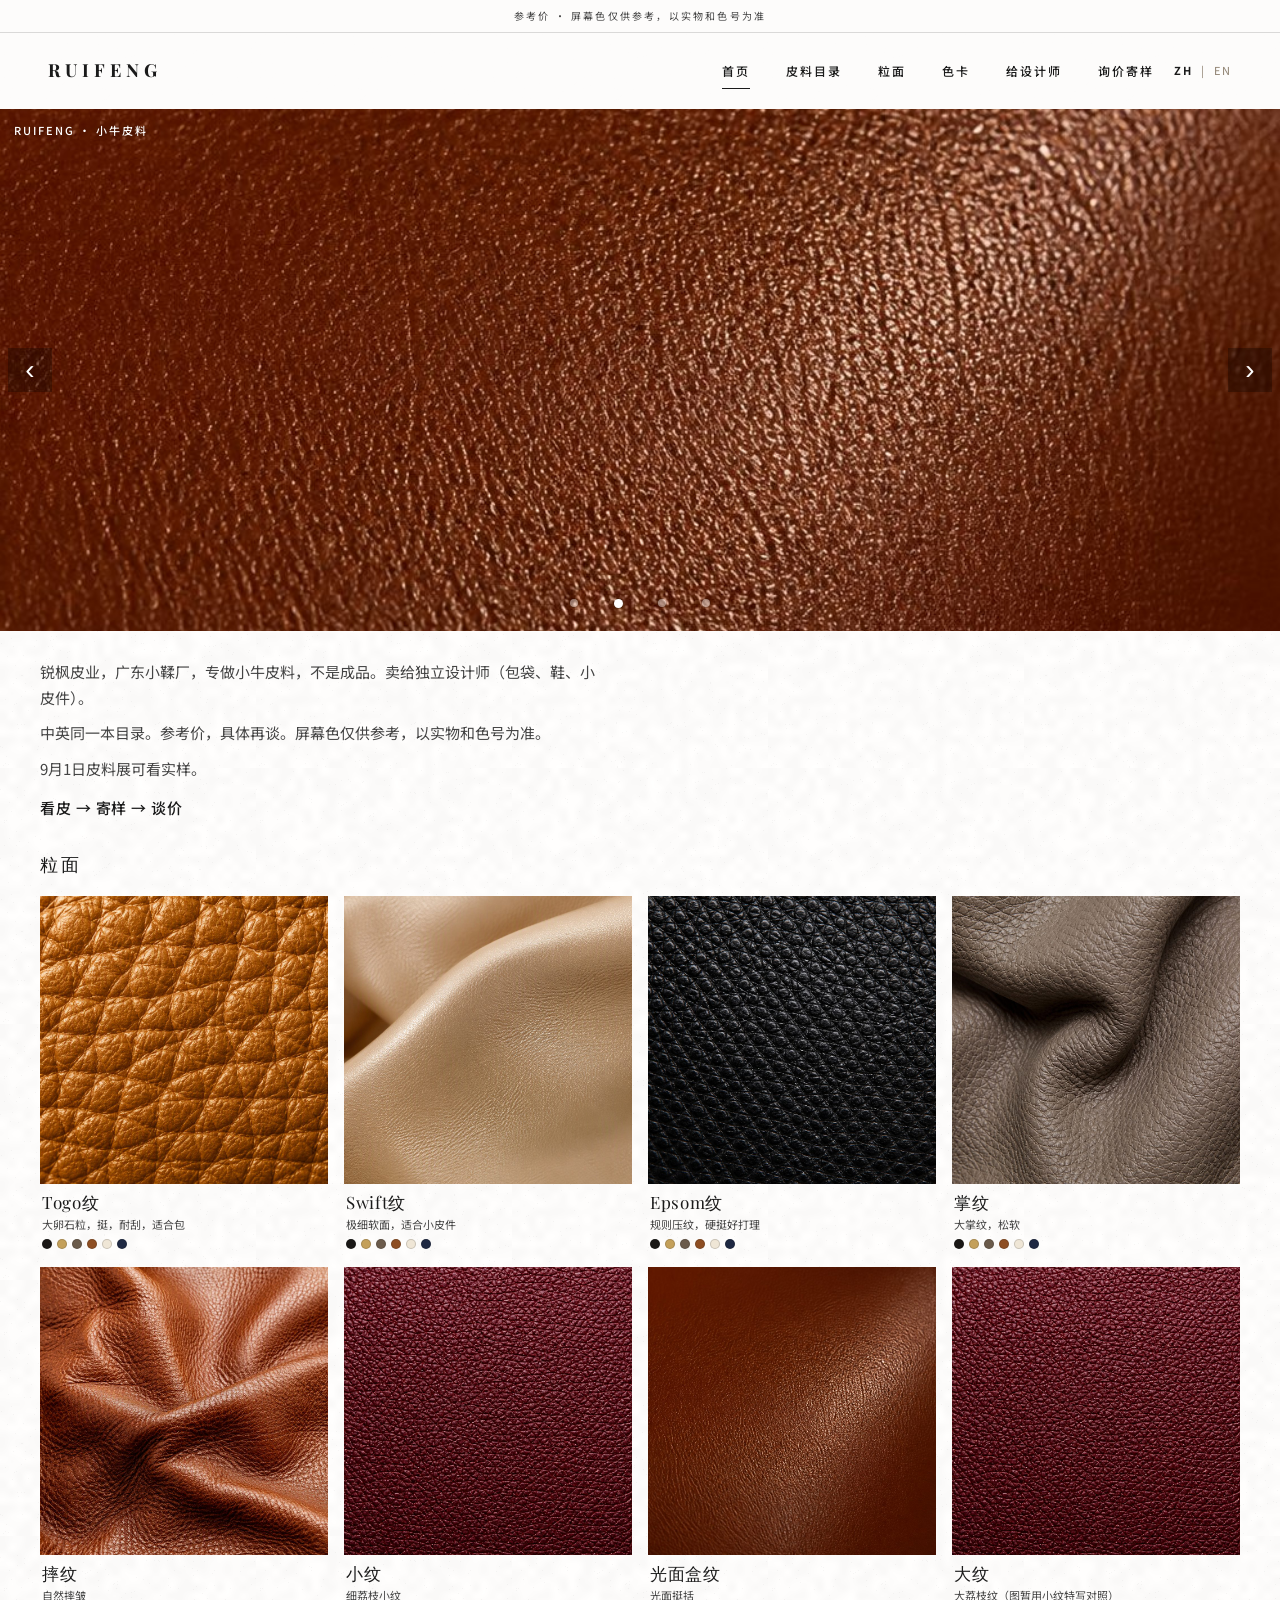
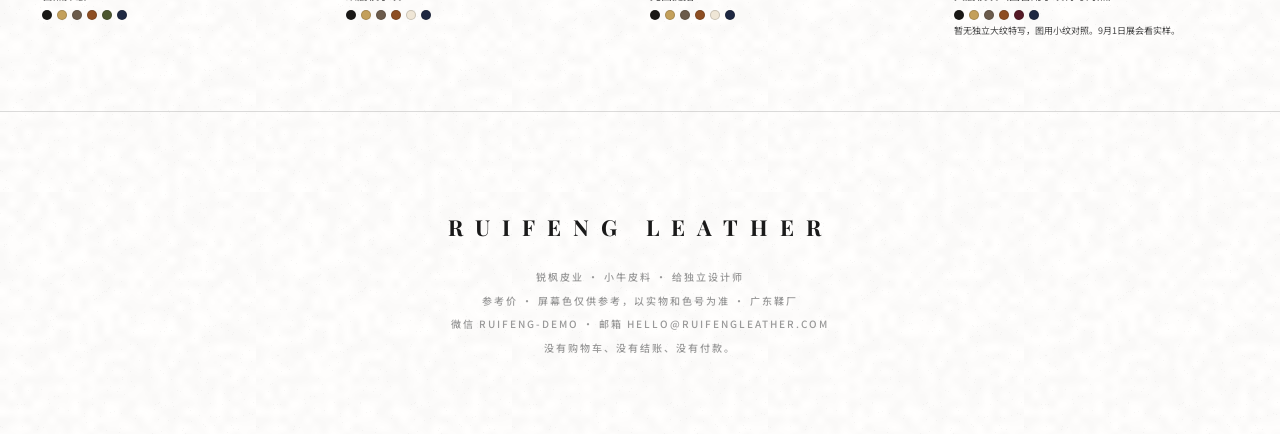
<file: index.html>
<!DOCTYPE html>
<html lang="zh-CN" data-lang="zh">
<head>
  <meta charset="utf-8">
  <meta name="viewport" content="width=device-width, initial-scale=1">
  <meta name="robots" content="noindex,nofollow">
  <link rel="icon" href="img/favicon.png" type="image/png">
  <link href="https://fonts.googleapis.com/css2?family=Playfair+Display:ital,wght@0,400;0,500;0,700;1,400&family=Noto+Sans+SC:wght@300;400;500;700&display=swap" rel="stylesheet">
  <link rel="stylesheet" href="css/site.css">
  <script>
    (function () {
      try {
        var q = new URLSearchParams(location.search).get("lang");
        var l = (q === "en" || q === "zh") ? q : (localStorage.getItem("ruifeng-lang") || "zh");
        document.documentElement.setAttribute("data-lang", l === "en" ? "en" : "zh");
        document.documentElement.lang = l === "en" ? "en" : "zh-CN";
      } catch (e) {}
    })();
  </script>
  <title>锐枫皮业 | RUIFENG LEATHER · 小牛皮料 · 给独立设计师</title>
  <meta name="description" content="锐枫皮业。广东小鞣厂，专做小牛皮料，给独立设计师。9月1日皮料展可看实样。">
  <meta property="og:site_name" content="锐枫皮业">
  <meta property="og:title" content="锐枫皮业 | RUIFENG LEATHER · 小牛皮料 · 给独立设计师">
  <meta property="og:description" content="锐枫皮业。广东小鞣厂，专做小牛皮料，给独立设计师。9月1日皮料展可看实样。">
  <meta property="og:type" content="website">
  <meta property="og:image" content="img/atelier/hero-hide.jpg">
  <meta name="twitter:card" content="summary_large_image">
  <meta name="twitter:title" content="锐枫皮业 | RUIFENG LEATHER · 小牛皮料 · 给独立设计师">
  <meta name="twitter:description" content="锐枫皮业。广东小鞣厂，专做小牛皮料，给独立设计师。9月1日皮料展可看实样。">

</head>
<body data-page="home">
<div class="topbar">
  <div class="ribbon">
    <span class="lang-zh">参考价 · 屏幕色仅供参考，以实物和色号为准</span>
    <span class="lang-en">Reference prices · screen color is a guide; hide and code decide</span>
  </div>
  <nav id="navbar">
    <a class="logo" href="index.html">RUIFENG</a>
    <div class="nav-links" id="navLinks">
      <a href="index.html" data-nav="home"><span class="lang-zh">首页</span><span class="lang-en">Home</span></a>
      <a href="catalog.html" data-nav="catalog"><span class="lang-zh">皮料目录</span><span class="lang-en">Leathers</span></a>
      <a href="prints.html" data-nav="prints"><span class="lang-zh">粒面</span><span class="lang-en">Grains</span></a>
      <a href="colors.html" data-nav="colors"><span class="lang-zh">色卡</span><span class="lang-en">Colors</span></a>
      <a href="about.html" data-nav="about"><span class="lang-zh">给设计师</span><span class="lang-en">About</span></a>
      <a href="inquiry.html" data-nav="inquiry"><span class="lang-zh">询价寄样</span><span class="lang-en">Contact</span></a>
    </div>
    <div class="lang-toggle" role="group" aria-label="Language">
      <button type="button" data-lang-btn="zh" aria-pressed="true">ZH</button>
      <span>|</span>
      <button type="button" data-lang-btn="en" aria-pressed="false">EN</button>
    </div>
    <button class="nav-toggle" type="button" data-nav-toggle aria-expanded="false" aria-controls="navLinks">
      <span class="lang-zh">菜单</span>
      <span class="lang-en">Menu</span>
    </button>
  </nav>
</div>

<section class="home-carousel" data-carousel aria-roledescription="carousel" tabindex="0">
  <div class="carousel-viewport" data-carousel-viewport>
    <div class="carousel-track" data-carousel-track>
      <figure class="carousel-slide is-active">
        <img src="img/atelier/hero-hide.jpg" alt="" data-fallback="img/hero.jpg" onerror="(function(el){var n=el.getAttribute('data-fallback');if(!n){el.onerror=null;return;}el.removeAttribute('data-fallback');el.onerror=null;el.src=n;})(this)">
      </figure>
      <figure class="carousel-slide">
        <img src="img/atelier/box-calf.jpg" alt="" data-fallback="img/hero.jpg" onerror="(function(el){var n=el.getAttribute('data-fallback');if(!n){el.onerror=null;return;}el.removeAttribute('data-fallback');el.onerror=null;el.src=n;})(this)">
      </figure>
      <figure class="carousel-slide">
        <img src="img/atelier/veg-calf.jpg" alt="" data-fallback="img/hero.jpg" onerror="(function(el){var n=el.getAttribute('data-fallback');if(!n){el.onerror=null;return;}el.removeAttribute('data-fallback');el.onerror=null;el.src=n;})(this)">
      </figure>
      <figure class="carousel-slide">
        <img src="img/atelier/grain-calf.jpg" alt="" data-fallback="img/hero.jpg" onerror="(function(el){var n=el.getAttribute('data-fallback');if(!n){el.onerror=null;return;}el.removeAttribute('data-fallback');el.onerror=null;el.src=n;})(this)">
      </figure>
    </div>
  </div>
  <p class="carousel-cap">
    <span class="lang-zh">RUIFENG · 小牛皮料</span>
    <span class="lang-en">RUIFENG · calf hides</span>
  </p>
  <button class="carousel-btn carousel-prev" type="button" data-carousel-prev aria-label="Previous">
    <span aria-hidden="true">‹</span>
  </button>
  <button class="carousel-btn carousel-next" type="button" data-carousel-next aria-label="Next">
    <span aria-hidden="true">›</span>
  </button>
  <div class="carousel-dots" data-carousel-dots></div>
</section>

<section class="home-intro">
  <p class="lang-zh">锐枫皮业，广东小鞣厂，专做小牛皮料，不是成品。卖给独立设计师（包袋、鞋、小皮件）。</p>
  <p class="lang-en">Ruifeng is a small Guangdong mill. We make calf hides, not finished goods, for independent designers — bags, shoes, small leather.</p>
  <p class="lang-zh">中英同一本目录。参考价，具体再谈。屏幕色仅供参考，以实物和色号为准。</p>
  <p class="lang-en">One catalog in Chinese and English. Prices are reference; we talk later. Screen color is a guide; hide and code decide.</p>
  <p class="lang-zh">9月1日皮料展可看实样。</p>
  <p class="lang-en">Samples at the 1 Sept leather fair.</p>
  <p class="home-how">
    <span class="lang-zh">看皮 → 寄样 → 谈价</span>
    <span class="lang-en">Look → swatch → quote</span>
  </p>
</section>

<section class="home-grains">
  <h2 class="home-grains-head">
    <span class="lang-zh">粒面</span>
    <span class="lang-en">Grains</span>
  </h2>
  <div class="grain-grid" data-home-cats></div>
</section>

<footer class="site-footer">
  <div class="footer-logo">RUIFENG LEATHER</div>
  <p><span class="lang-zh">锐枫皮业 · 小牛皮料 · 给独立设计师</span><span class="lang-en">Ruifeng Leather · calf hides for independent designers</span></p>
  <p><span class="lang-zh">参考价 · 屏幕色仅供参考，以实物和色号为准 · 广东鞣厂</span><span class="lang-en">Reference prices · screen color is a guide · Guangdong mill</span></p>
  <p><span class="lang-zh">微信 ruifeng-demo · 邮箱 hello@ruifengleather.com</span><span class="lang-en">WeChat ruifeng-demo · hello@ruifengleather.com</span></p>
  <p><span class="lang-zh">没有购物车、没有结账、没有付款。</span><span class="lang-en">No cart, no checkout, no payment.</span></p>
</footer>
<script src="js/data.js"></script>
<script src="js/site.js"></script>
</body>
</html>
</file>
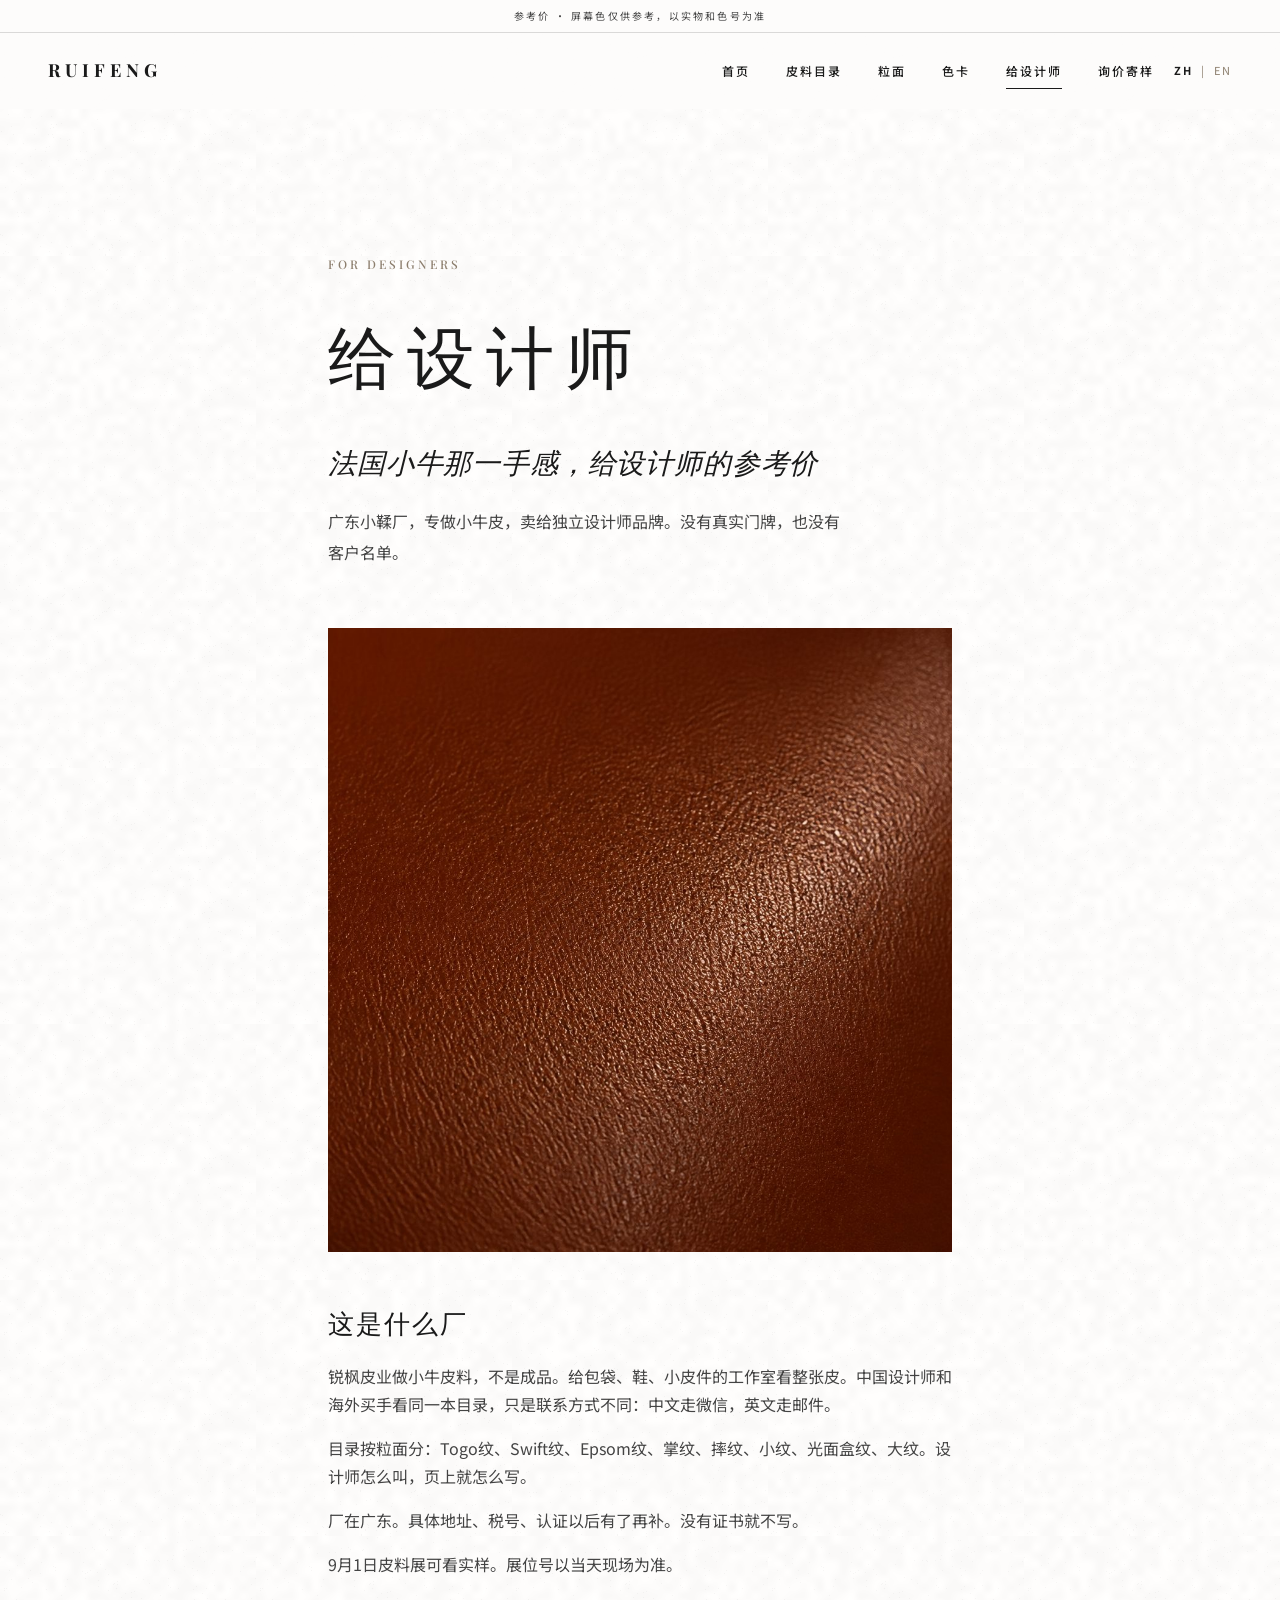
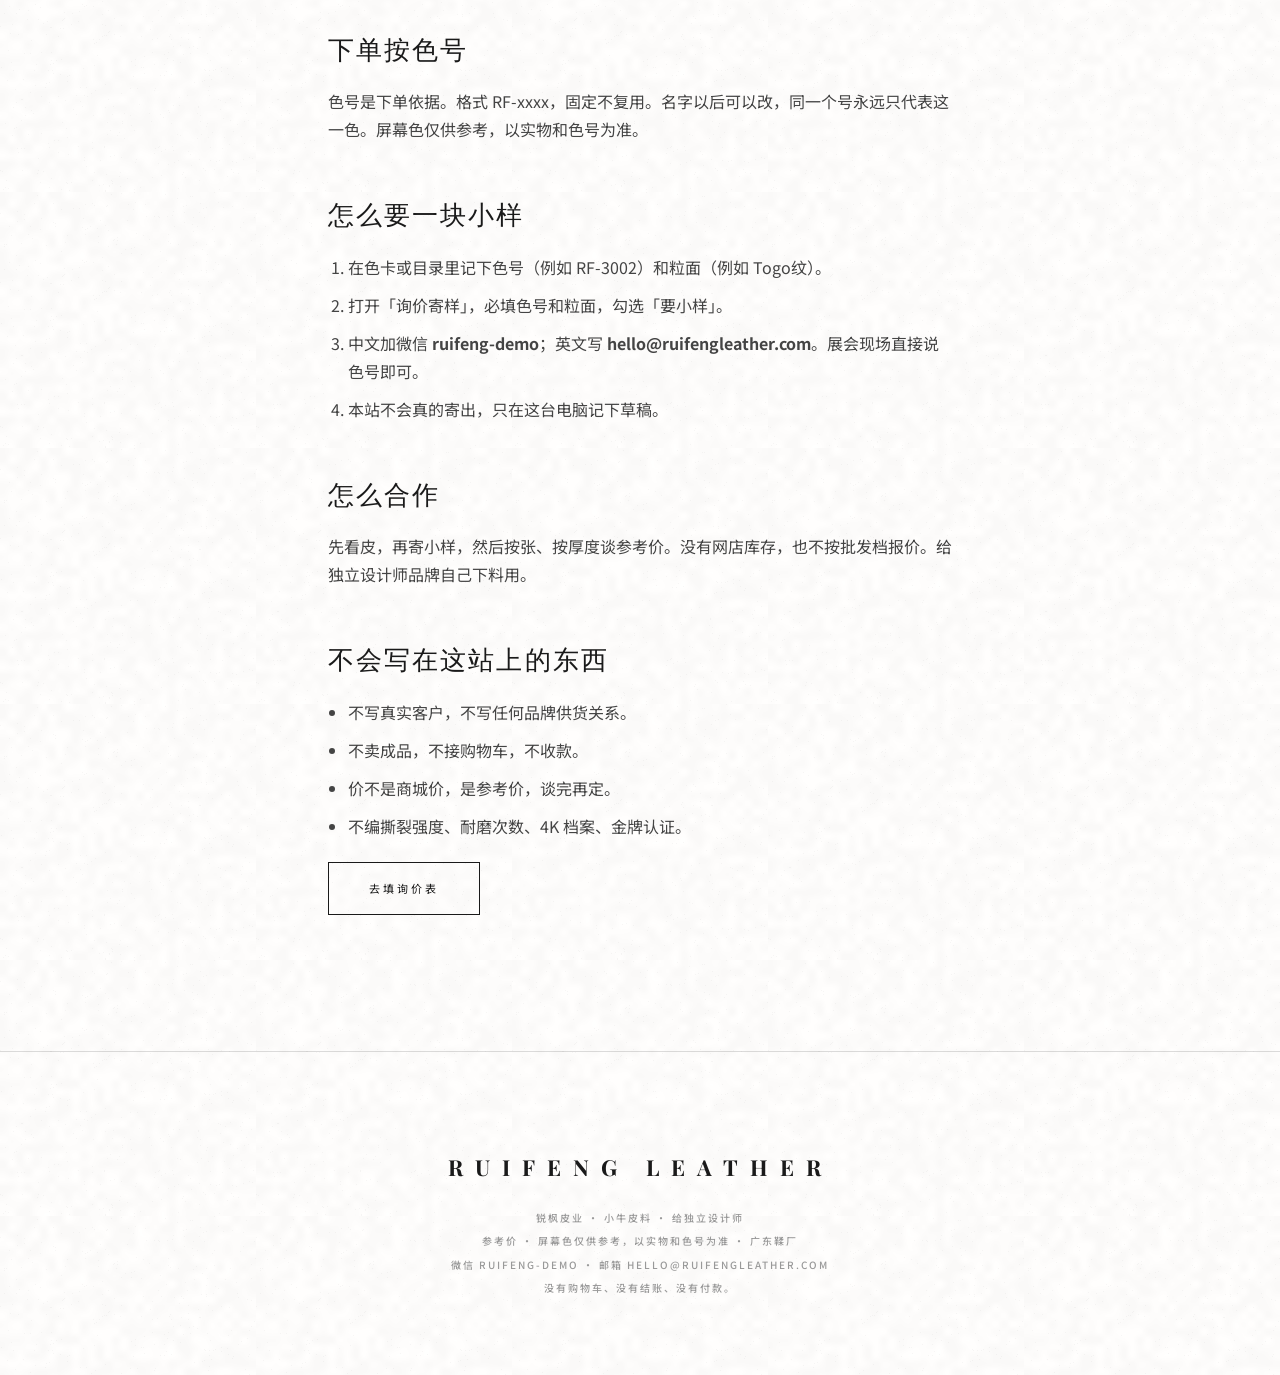
<file: about.html>
<!DOCTYPE html>
<html lang="zh-CN" data-lang="zh">
<head>
  <meta charset="utf-8">
  <meta name="viewport" content="width=device-width, initial-scale=1">
  <meta name="robots" content="noindex,nofollow">
  <link rel="icon" href="img/favicon.png" type="image/png">
  <link href="https://fonts.googleapis.com/css2?family=Playfair+Display:ital,wght@0,400;0,500;0,700;1,400&family=Noto+Sans+SC:wght@300;400;500;700&display=swap" rel="stylesheet">
  <link rel="stylesheet" href="css/site.css">
  <script>
    (function () {
      try {
        var q = new URLSearchParams(location.search).get("lang");
        var l = (q === "en" || q === "zh") ? q : (localStorage.getItem("ruifeng-lang") || "zh");
        document.documentElement.setAttribute("data-lang", l === "en" ? "en" : "zh");
        document.documentElement.lang = l === "en" ? "en" : "zh-CN";
      } catch (e) {}
    })();
  </script>
  <title>给设计师 · 锐枫皮业 | RUIFENG LEATHER</title>
  <meta name="description" content="广东小鞣厂，专做小牛皮，给独立设计师品牌。下单按色号。可要小样。">
  <meta property="og:site_name" content="锐枫皮业">
  <meta property="og:title" content="给设计师 · 锐枫皮业 | RUIFENG LEATHER">
  <meta property="og:description" content="广东小鞣厂，专做小牛皮，给独立设计师品牌。下单按色号。可要小样。">
  <meta property="og:type" content="website">
  <meta property="og:image" content="img/atelier/hero-hide.jpg">
  <meta name="twitter:card" content="summary_large_image">
  <meta name="twitter:title" content="给设计师 · 锐枫皮业 | RUIFENG LEATHER">
  <meta name="twitter:description" content="广东小鞣厂，专做小牛皮，给独立设计师品牌。下单按色号。可要小样。">

</head>
<body data-page="about">
<div class="topbar">
  <div class="ribbon">
    <span class="lang-zh">参考价 · 屏幕色仅供参考，以实物和色号为准</span>
    <span class="lang-en">Reference prices · screen color is a guide; hide and code decide</span>
  </div>
  <nav id="navbar">
    <a class="logo" href="index.html">RUIFENG</a>
    <div class="nav-links" id="navLinks">
      <a href="index.html" data-nav="home"><span class="lang-zh">首页</span><span class="lang-en">Home</span></a>
      <a href="catalog.html" data-nav="catalog"><span class="lang-zh">皮料目录</span><span class="lang-en">Leathers</span></a>
      <a href="prints.html" data-nav="prints"><span class="lang-zh">粒面</span><span class="lang-en">Grains</span></a>
      <a href="colors.html" data-nav="colors"><span class="lang-zh">色卡</span><span class="lang-en">Colors</span></a>
      <a href="about.html" data-nav="about"><span class="lang-zh">给设计师</span><span class="lang-en">About</span></a>
      <a href="inquiry.html" data-nav="inquiry"><span class="lang-zh">询价寄样</span><span class="lang-en">Contact</span></a>
    </div>
    <div class="lang-toggle" role="group" aria-label="Language">
      <button type="button" data-lang-btn="zh" aria-pressed="true">ZH</button>
      <span>|</span>
      <button type="button" data-lang-btn="en" aria-pressed="false">EN</button>
    </div>
    <button class="nav-toggle" type="button" data-nav-toggle aria-expanded="false" aria-controls="navLinks">
      <span class="lang-zh">菜单</span>
      <span class="lang-en">Menu</span>
    </button>
  </nav>
</div>

<main class="wrap wrap-narrow prose">
  <div class="page-hero">
    <p class="eyebrow">For designers</p>
    <h1><span class="lang-zh">给设计师</span><span class="lang-en">For designers</span></h1>
    <p class="promise">
      <span class="lang-zh">法国小牛那一手感，给设计师的参考价</span>
      <span class="lang-en">Calf of that European hand, at a designer’s reference price.</span>
    </p>
    <p><span class="lang-zh">广东小鞣厂，专做小牛皮，卖给独立设计师品牌。没有真实门牌，也没有客户名单。</span><span class="lang-en">A small Guangdong mill for designer brands — calf hides, not finished bags. No street address. No client list.</span></p>
  </div>

  <figure class="about-portrait">
    <img src="img/atelier/box-calf.jpg" alt="">
  </figure>

  <h2><span class="lang-zh">这是什么厂</span><span class="lang-en">What this mill is</span></h2>
  <p class="lang-zh">锐枫皮业做小牛皮料，不是成品。给包袋、鞋、小皮件的工作室看整张皮。中国设计师和海外买手看同一本目录，只是联系方式不同：中文走微信，英文走邮件。</p>
  <p class="lang-en">Ruifeng is calf hides, not finished goods. Studios making bags, shoes, or small leather look at full hides. China and overseas see the same book; contact path changes with language — WeChat in Chinese, email in English.</p>
  <p class="lang-zh">目录按粒面分：Togo纹、Swift纹、Epsom纹、掌纹、摔纹、小纹、光面盒纹、大纹。设计师怎么叫，页上就怎么写。</p>
  <p class="lang-en">The book is by grain: Togo, Swift, Epsom, palm grain, tumbled, fine pebble, box calf, large pebble. The names are how studios search.</p>
  <p class="lang-zh">厂在广东。具体地址、税号、认证以后有了再补。没有证书就不写。</p>
  <p class="lang-en">The mill is in Guangdong. Address, tax id, and certificates wait until they are real.</p>
  <p class="lang-zh">9月1日皮料展可看实样。展位号以当天现场为准。</p>
  <p class="lang-en">Samples at the 1 Sept leather fair. Booth number is confirmed on the day.</p>

  <h2><span class="lang-zh">下单按色号</span><span class="lang-en">Order by color code</span></h2>
  <p class="lang-zh">色号是下单依据。格式 RF-xxxx，固定不复用。名字以后可以改，同一个号永远只代表这一色。屏幕色仅供参考，以实物和色号为准。</p>
  <p class="lang-en">The color code is how you order. RF-xxxx never gets reused. Names can change; the number stays. Screen color is a guide; the hide and the code decide.</p>

  <h2><span class="lang-zh">怎么要一块小样</span><span class="lang-en">How to request a swatch</span></h2>
  <ol>
    <li><span class="lang-zh">在色卡或目录里记下色号（例如 RF-3002）和粒面（例如 Togo纹）。</span><span class="lang-en">Note the color code (e.g. RF-3002) and the grain (e.g. Togo).</span></li>
    <li><span class="lang-zh">打开「询价寄样」，必填色号和粒面，勾选「要小样」。</span><span class="lang-en">Open Inquiry. Color code and grain are required. Tick “I want a swatch”.</span></li>
    <li><span class="lang-zh">中文加微信 <strong>ruifeng-demo</strong>；英文写 <strong>hello@ruifengleather.com</strong>。展会现场直接说色号即可。</span><span class="lang-en">Chinese: WeChat <strong>ruifeng-demo</strong>. English: <strong>hello@ruifengleather.com</strong>. At the fair, just say the code.</span></li>
    <li><span class="lang-zh">本站不会真的寄出，只在这台电脑记下草稿。</span><span class="lang-en">This site does not mail anything. It only saves a draft on this computer.</span></li>
  </ol>

  <h2><span class="lang-zh">怎么合作</span><span class="lang-en">How we work</span></h2>
  <p class="lang-zh">先看皮，再寄小样，然后按张、按厚度谈参考价。没有网店库存，也不按批发档报价。给独立设计师品牌自己下料用。</p>
  <p class="lang-en">Look at the hide, ask for a swatch, then we quote by piece and thickness. No webshop stock. No wholesale tiers. Made for independent designer brands cutting their own work.</p>

  <h2><span class="lang-zh">不会写在这站上的东西</span><span class="lang-en">What this site will not claim</span></h2>
  <ul>
    <li><span class="lang-zh">不写真实客户，不写任何品牌供货关系。</span><span class="lang-en">No real clients. Do not claim any brand supply relationship.</span></li>
    <li><span class="lang-zh">不卖成品，不接购物车，不收款。</span><span class="lang-en">No finished goods, no cart, no payment.</span></li>
    <li><span class="lang-zh">价不是商城价，是参考价，谈完再定。</span><span class="lang-en">Prices are reference, not a webshop list.</span></li>
    <li><span class="lang-zh">不编撕裂强度、耐磨次数、4K 档案、金牌认证。</span><span class="lang-en">No invented tear strength, abrasion cycles, 4K archives, or gold ratings.</span></li>
  </ul>
  <p><a class="btn-ink" href="inquiry.html"><span class="lang-zh">去填询价表</span><span class="lang-en">Go to inquiry</span></a></p>
</main>

<footer class="site-footer">
  <div class="footer-logo">RUIFENG LEATHER</div>
  <p><span class="lang-zh">锐枫皮业 · 小牛皮料 · 给独立设计师</span><span class="lang-en">Ruifeng Leather · calf hides for independent designers</span></p>
  <p><span class="lang-zh">参考价 · 屏幕色仅供参考，以实物和色号为准 · 广东鞣厂</span><span class="lang-en">Reference prices · screen color is a guide · Guangdong mill</span></p>
  <p><span class="lang-zh">微信 ruifeng-demo · 邮箱 hello@ruifengleather.com</span><span class="lang-en">WeChat ruifeng-demo · hello@ruifengleather.com</span></p>
  <p><span class="lang-zh">没有购物车、没有结账、没有付款。</span><span class="lang-en">No cart, no checkout, no payment.</span></p>
</footer>
<script src="js/data.js"></script>
<script src="js/site.js"></script>
</body>
</html>
</file>
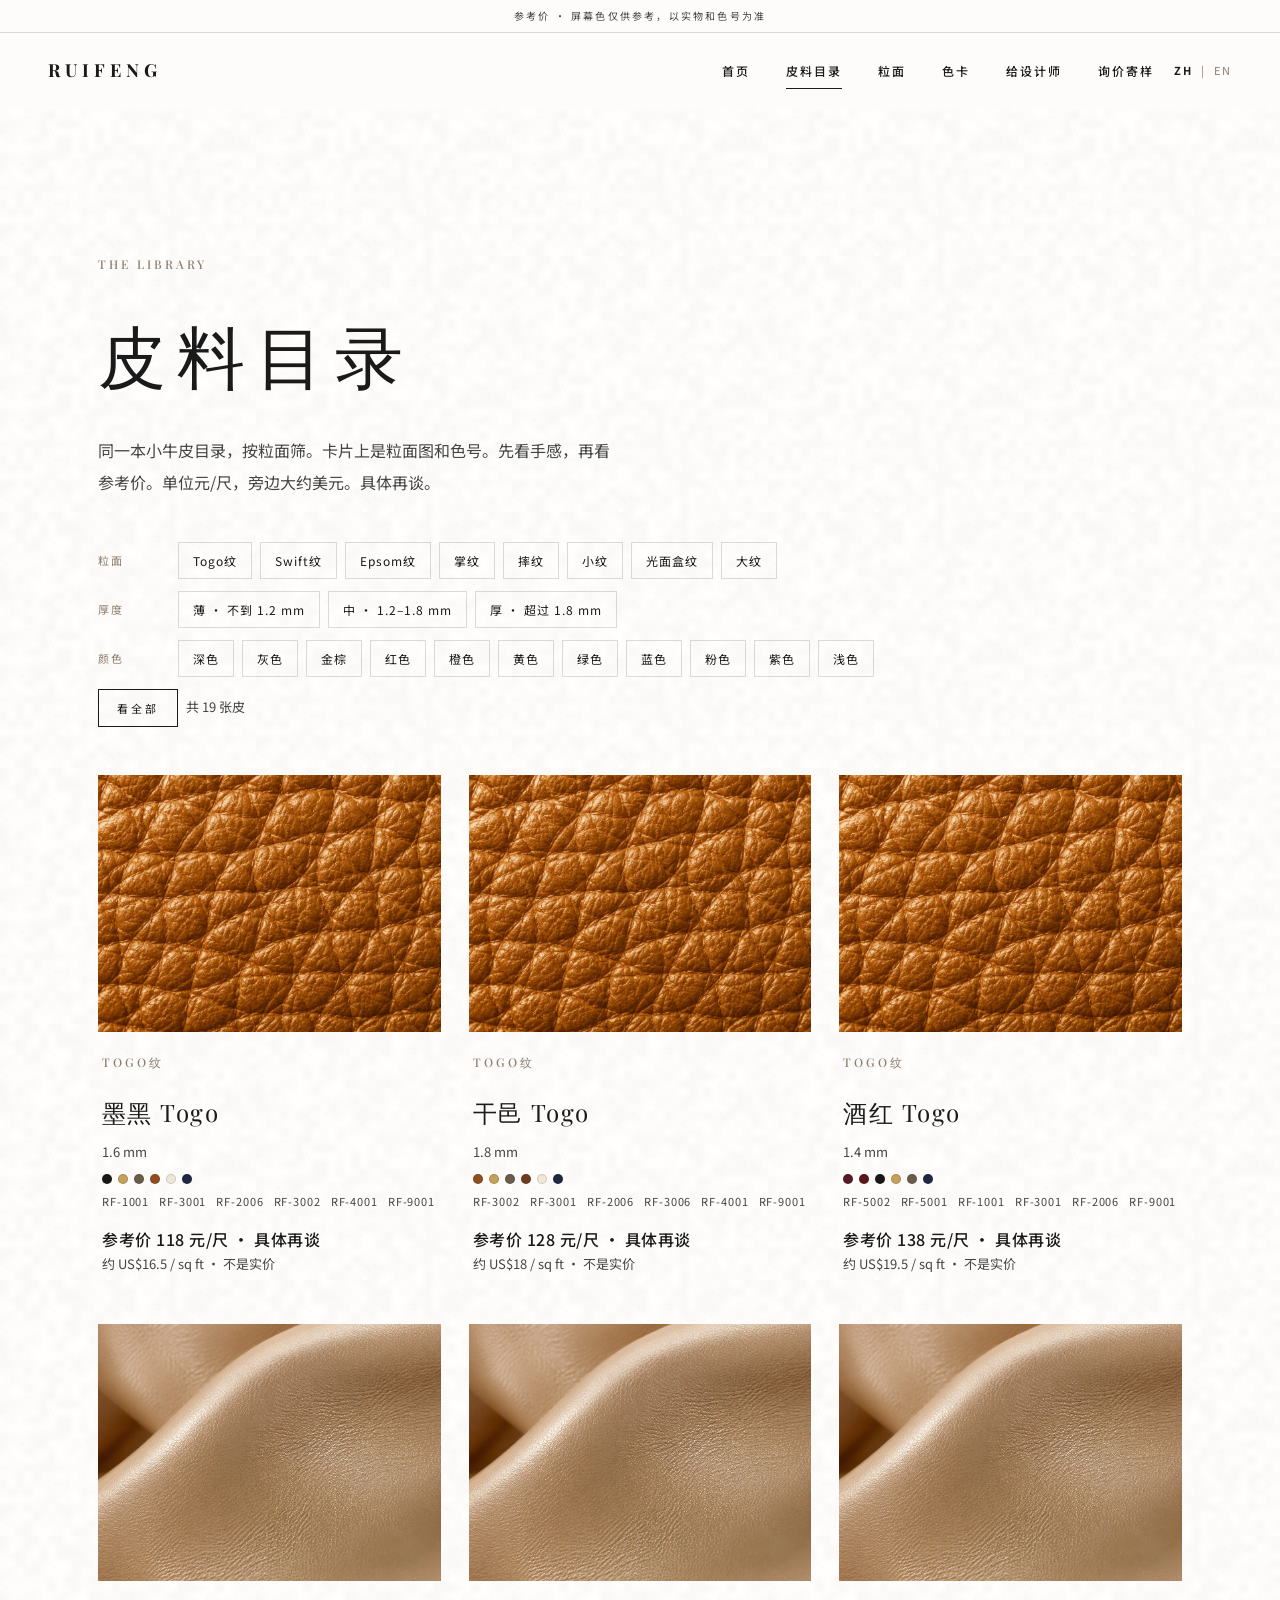
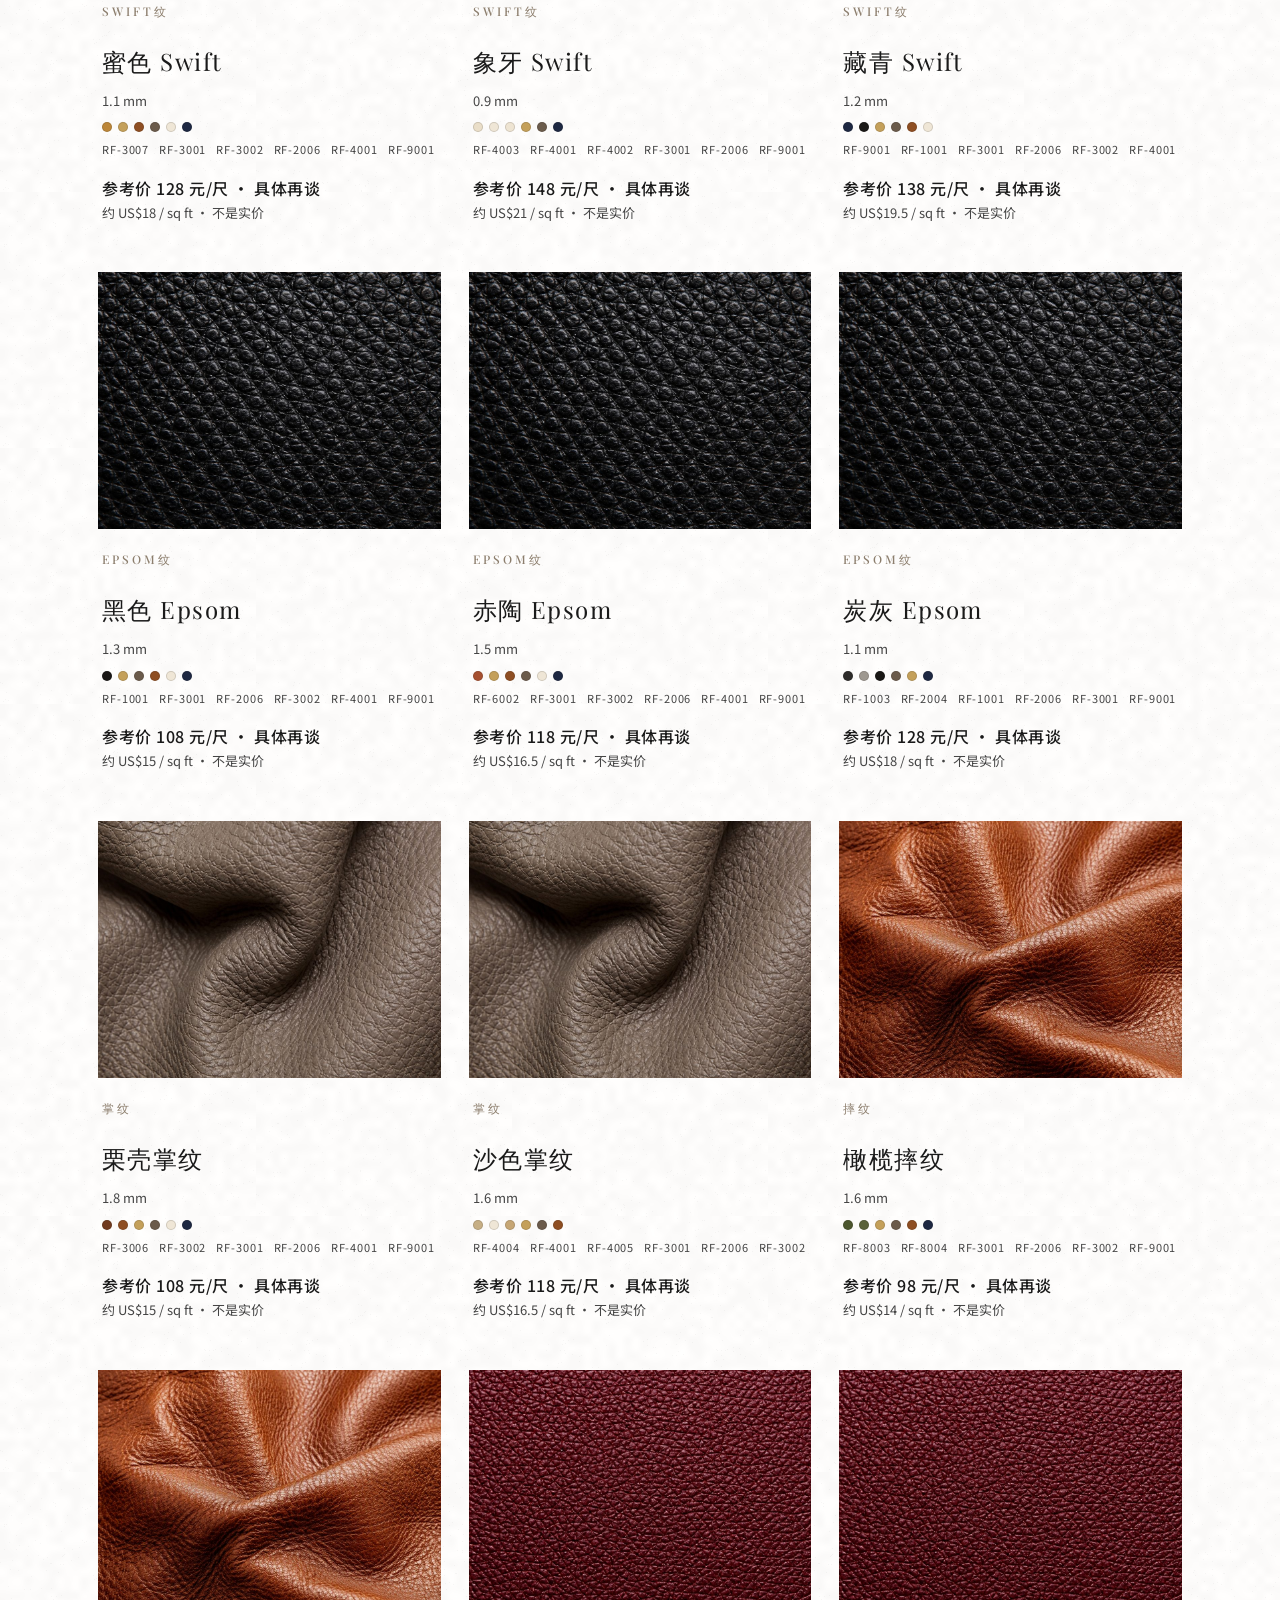
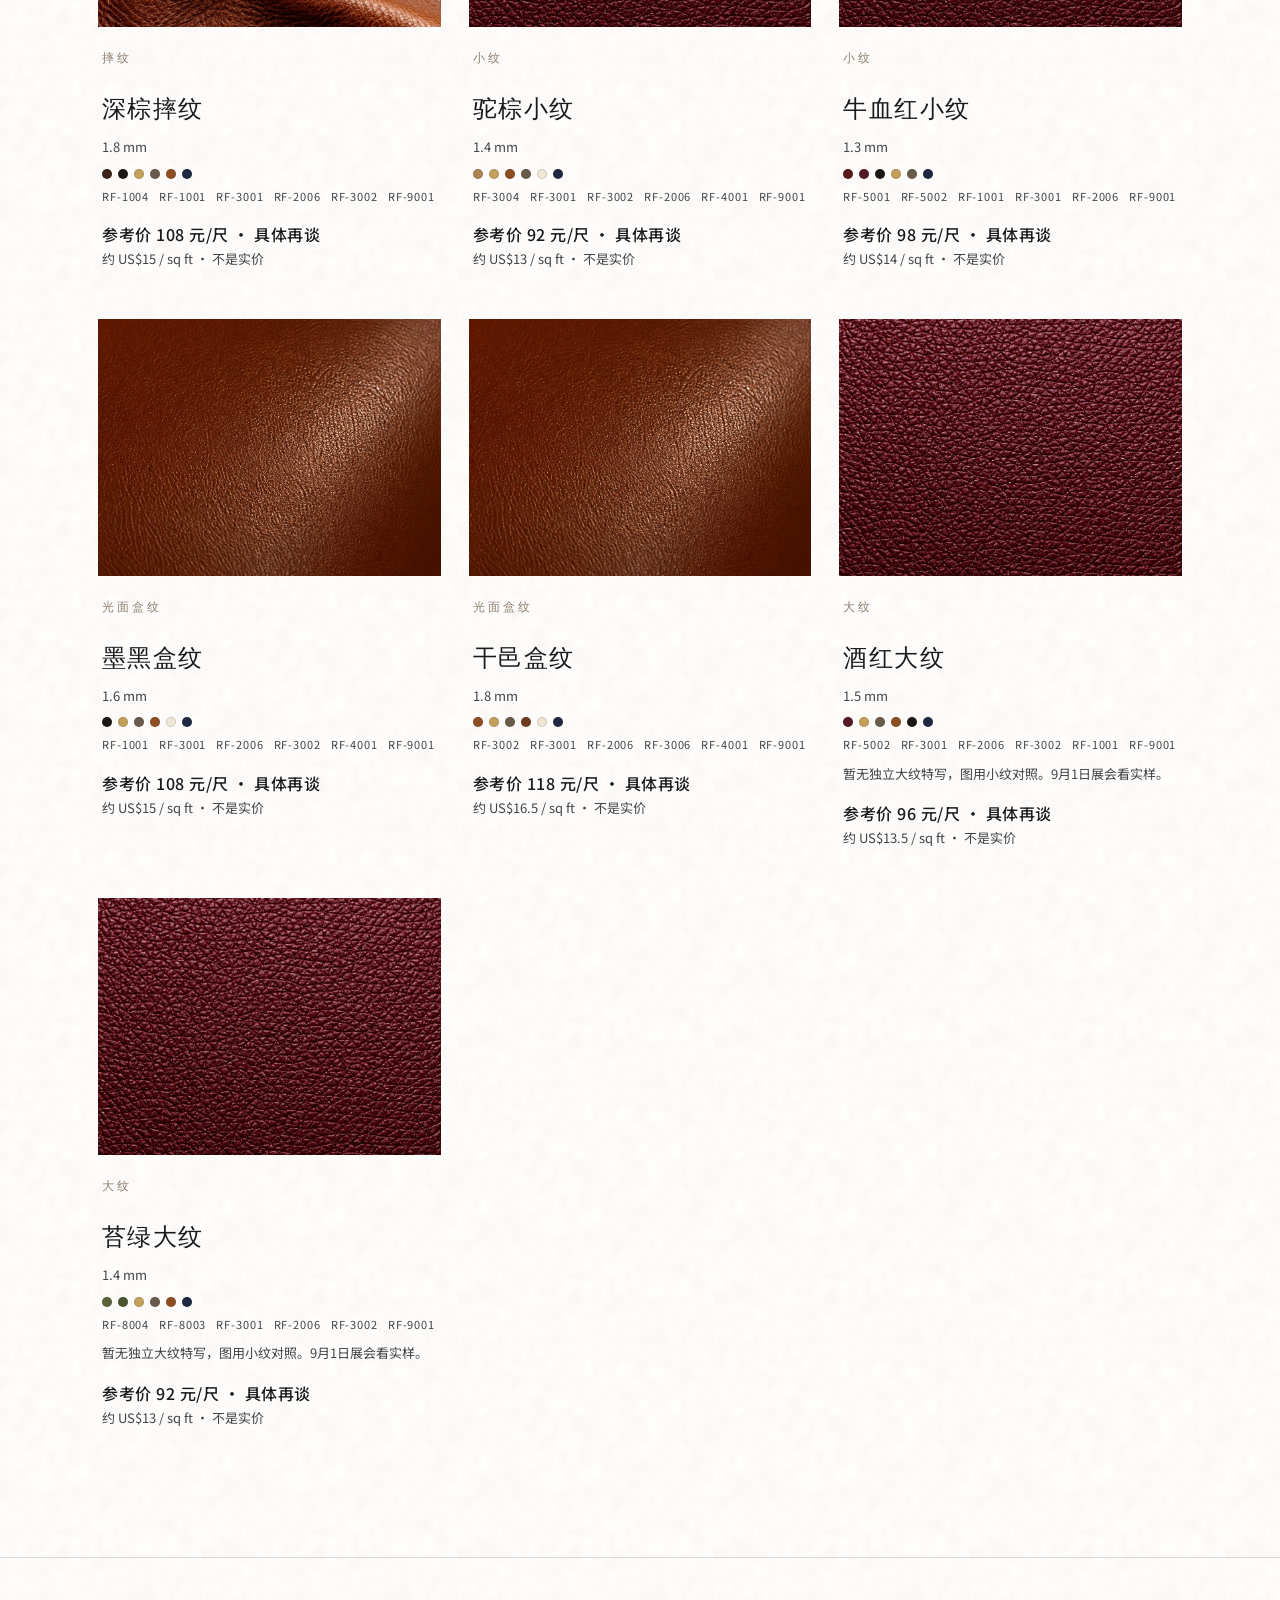
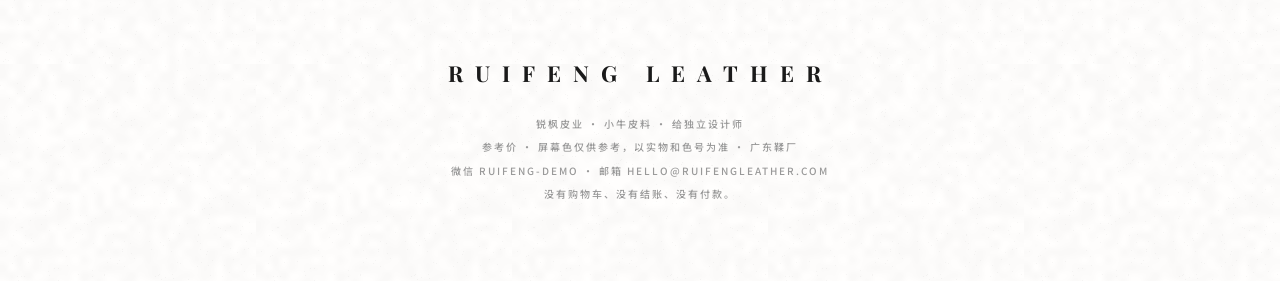
<file: catalog.html>
<!DOCTYPE html>
<html lang="zh-CN" data-lang="zh">
<head>
  <meta charset="utf-8">
  <meta name="viewport" content="width=device-width, initial-scale=1">
  <meta name="robots" content="noindex,nofollow">
  <link rel="icon" href="img/favicon.png" type="image/png">
  <link href="https://fonts.googleapis.com/css2?family=Playfair+Display:ital,wght@0,400;0,500;0,700;1,400&family=Noto+Sans+SC:wght@300;400;500;700&display=swap" rel="stylesheet">
  <link rel="stylesheet" href="css/site.css">
  <script>
    (function () {
      try {
        var q = new URLSearchParams(location.search).get("lang");
        var l = (q === "en" || q === "zh") ? q : (localStorage.getItem("ruifeng-lang") || "zh");
        document.documentElement.setAttribute("data-lang", l === "en" ? "en" : "zh");
        document.documentElement.lang = l === "en" ? "en" : "zh-CN";
      } catch (e) {}
    })();
  </script>
  <title>皮料目录 · 锐枫皮业 | RUIFENG LEATHER</title>
  <meta name="description" content="锐枫皮业小牛皮料目录。按粒面看皮。下单按色号。">
  <meta property="og:site_name" content="锐枫皮业">
  <meta property="og:title" content="皮料目录 · 锐枫皮业 | RUIFENG LEATHER">
  <meta property="og:description" content="锐枫皮业小牛皮料目录。按粒面看皮。下单按色号。">
  <meta property="og:type" content="website">
  <meta property="og:image" content="img/atelier/hero-hide.jpg">
  <meta name="twitter:card" content="summary_large_image">
  <meta name="twitter:title" content="皮料目录 · 锐枫皮业 | RUIFENG LEATHER">
  <meta name="twitter:description" content="锐枫皮业小牛皮料目录。按粒面看皮。下单按色号。">

</head>
<body data-page="catalog">
<div class="topbar">
  <div class="ribbon">
    <span class="lang-zh">参考价 · 屏幕色仅供参考，以实物和色号为准</span>
    <span class="lang-en">Reference prices · screen color is a guide; hide and code decide</span>
  </div>
  <nav id="navbar">
    <a class="logo" href="index.html">RUIFENG</a>
    <div class="nav-links" id="navLinks">
      <a href="index.html" data-nav="home"><span class="lang-zh">首页</span><span class="lang-en">Home</span></a>
      <a href="catalog.html" data-nav="catalog"><span class="lang-zh">皮料目录</span><span class="lang-en">Leathers</span></a>
      <a href="prints.html" data-nav="prints"><span class="lang-zh">粒面</span><span class="lang-en">Grains</span></a>
      <a href="colors.html" data-nav="colors"><span class="lang-zh">色卡</span><span class="lang-en">Colors</span></a>
      <a href="about.html" data-nav="about"><span class="lang-zh">给设计师</span><span class="lang-en">About</span></a>
      <a href="inquiry.html" data-nav="inquiry"><span class="lang-zh">询价寄样</span><span class="lang-en">Contact</span></a>
    </div>
    <div class="lang-toggle" role="group" aria-label="Language">
      <button type="button" data-lang-btn="zh" aria-pressed="true">ZH</button>
      <span>|</span>
      <button type="button" data-lang-btn="en" aria-pressed="false">EN</button>
    </div>
    <button class="nav-toggle" type="button" data-nav-toggle aria-expanded="false" aria-controls="navLinks">
      <span class="lang-zh">菜单</span>
      <span class="lang-en">Menu</span>
    </button>
  </nav>
</div>

<main class="wrap">
  <div class="page-hero">
    <p class="eyebrow">The library</p>
    <h1><span class="lang-zh">皮料目录</span><span class="lang-en">Hide catalog</span></h1>
    <p><span class="lang-zh">同一本小牛皮目录，按粒面筛。卡片上是粒面图和色号。先看手感，再看参考价。单位元/尺，旁边大约美元。具体再谈。</span><span class="lang-en">One calf catalog, filtered by grain. Cards show the grain photo and color codes. Prices are reference, yuan per sq ft, with approx USD.</span></p>
  </div>
  <div class="filters">
    <div class="filter-row" data-filter-types>
      <span class="filter-label"><span class="lang-zh">粒面</span><span class="lang-en">Grain</span></span>
    </div>
    <div class="filter-row">
      <span class="filter-label"><span class="lang-zh">厚度</span><span class="lang-en">Thickness</span></span>
      <button type="button" class="chip" data-filter-thick="thin"><span class="lang-zh">薄 · 不到 1.2 mm</span><span class="lang-en">Thin · under 1.2 mm</span></button>
      <button type="button" class="chip" data-filter-thick="mid"><span class="lang-zh">中 · 1.2–1.8 mm</span><span class="lang-en">Mid · 1.2–1.8 mm</span></button>
      <button type="button" class="chip" data-filter-thick="thick"><span class="lang-zh">厚 · 超过 1.8 mm</span><span class="lang-en">Thick · over 1.8 mm</span></button>
    </div>
    <div class="filter-row" data-filter-colors>
      <span class="filter-label"><span class="lang-zh">颜色</span><span class="lang-en">Color</span></span>
    </div>
    <div class="filter-row">
      <button type="button" class="btn-ink" data-filter-clear style="padding:10px 18px"><span class="lang-zh">看全部</span><span class="lang-en">Show all</span></button>
      <span data-result-count class="fineprint"></span>
    </div>
  </div>
  <div class="card-grid" data-catalog></div>
</main>

<footer class="site-footer">
  <div class="footer-logo">RUIFENG LEATHER</div>
  <p><span class="lang-zh">锐枫皮业 · 小牛皮料 · 给独立设计师</span><span class="lang-en">Ruifeng Leather · calf hides for independent designers</span></p>
  <p><span class="lang-zh">参考价 · 屏幕色仅供参考，以实物和色号为准 · 广东鞣厂</span><span class="lang-en">Reference prices · screen color is a guide · Guangdong mill</span></p>
  <p><span class="lang-zh">微信 ruifeng-demo · 邮箱 hello@ruifengleather.com</span><span class="lang-en">WeChat ruifeng-demo · hello@ruifengleather.com</span></p>
  <p><span class="lang-zh">没有购物车、没有结账、没有付款。</span><span class="lang-en">No cart, no checkout, no payment.</span></p>
</footer>
<script src="js/data.js"></script>
<script src="js/site.js"></script>
</body>
</html>
</file>
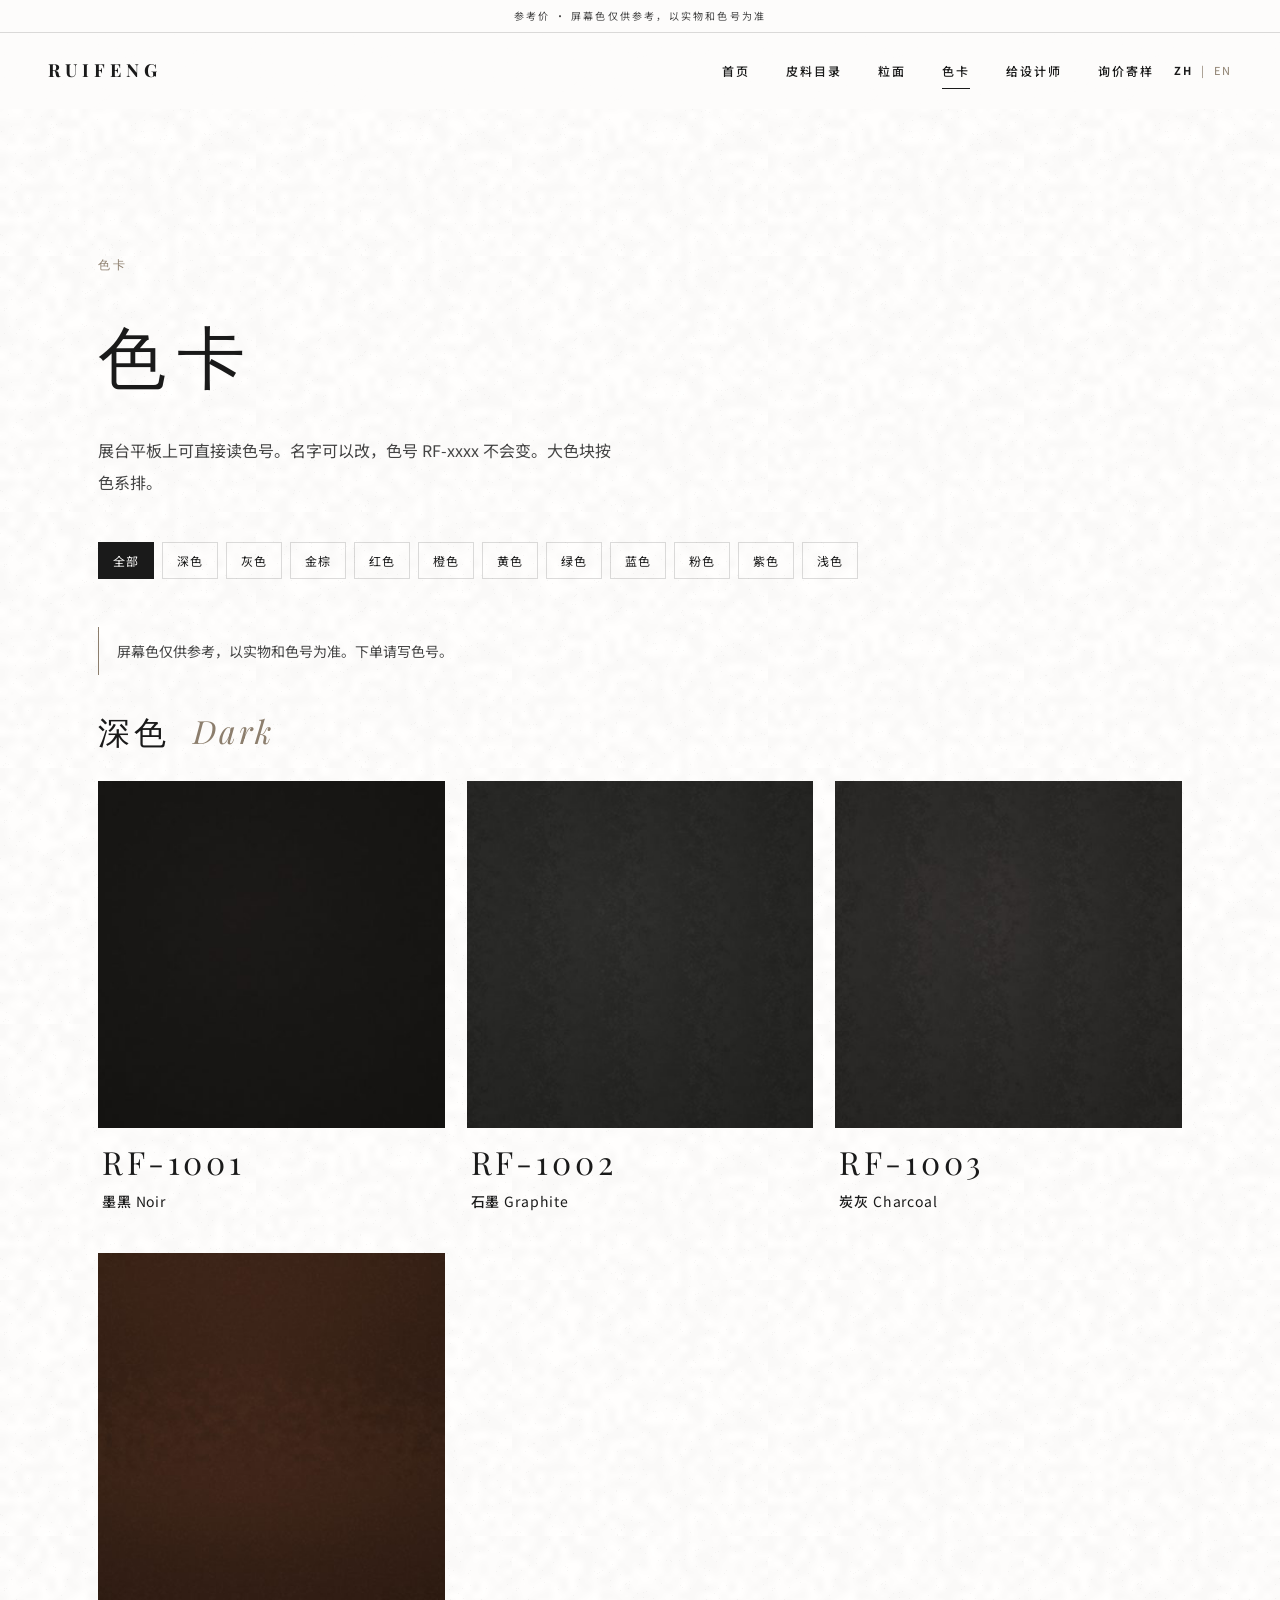
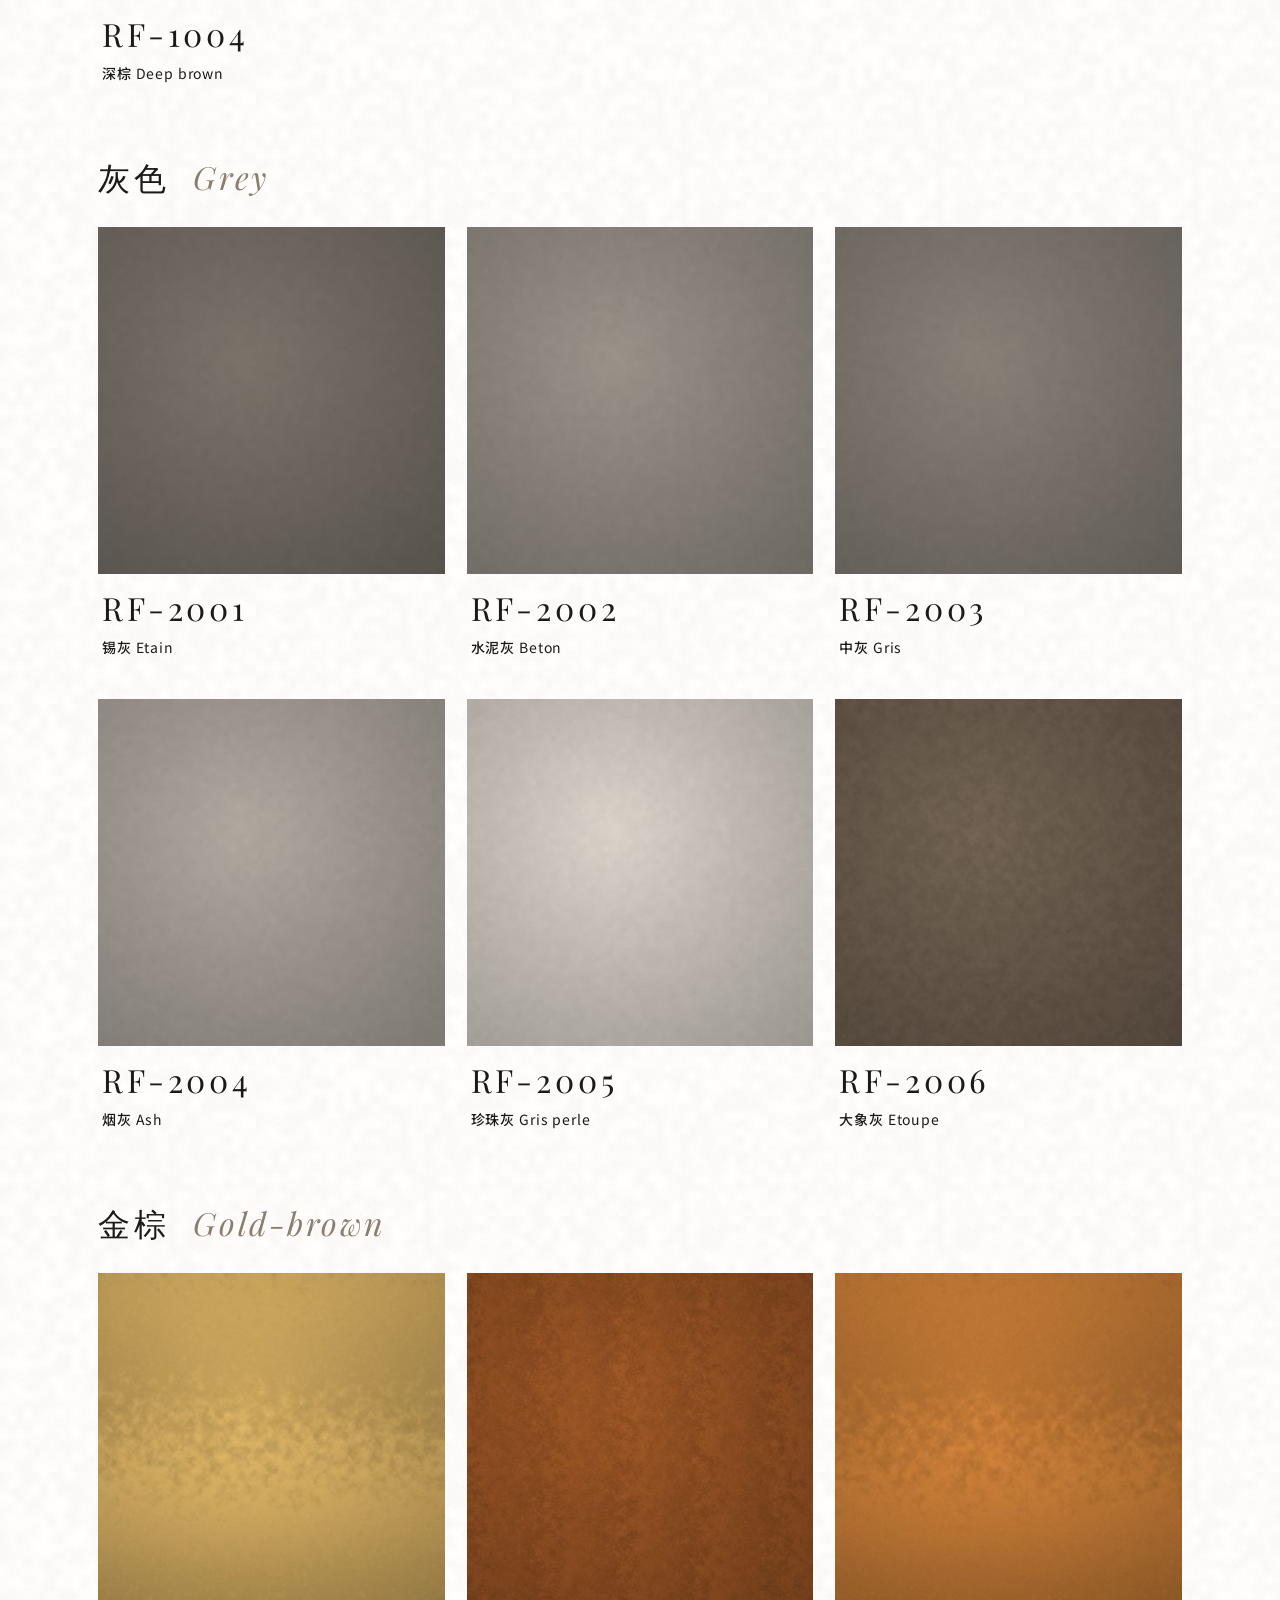
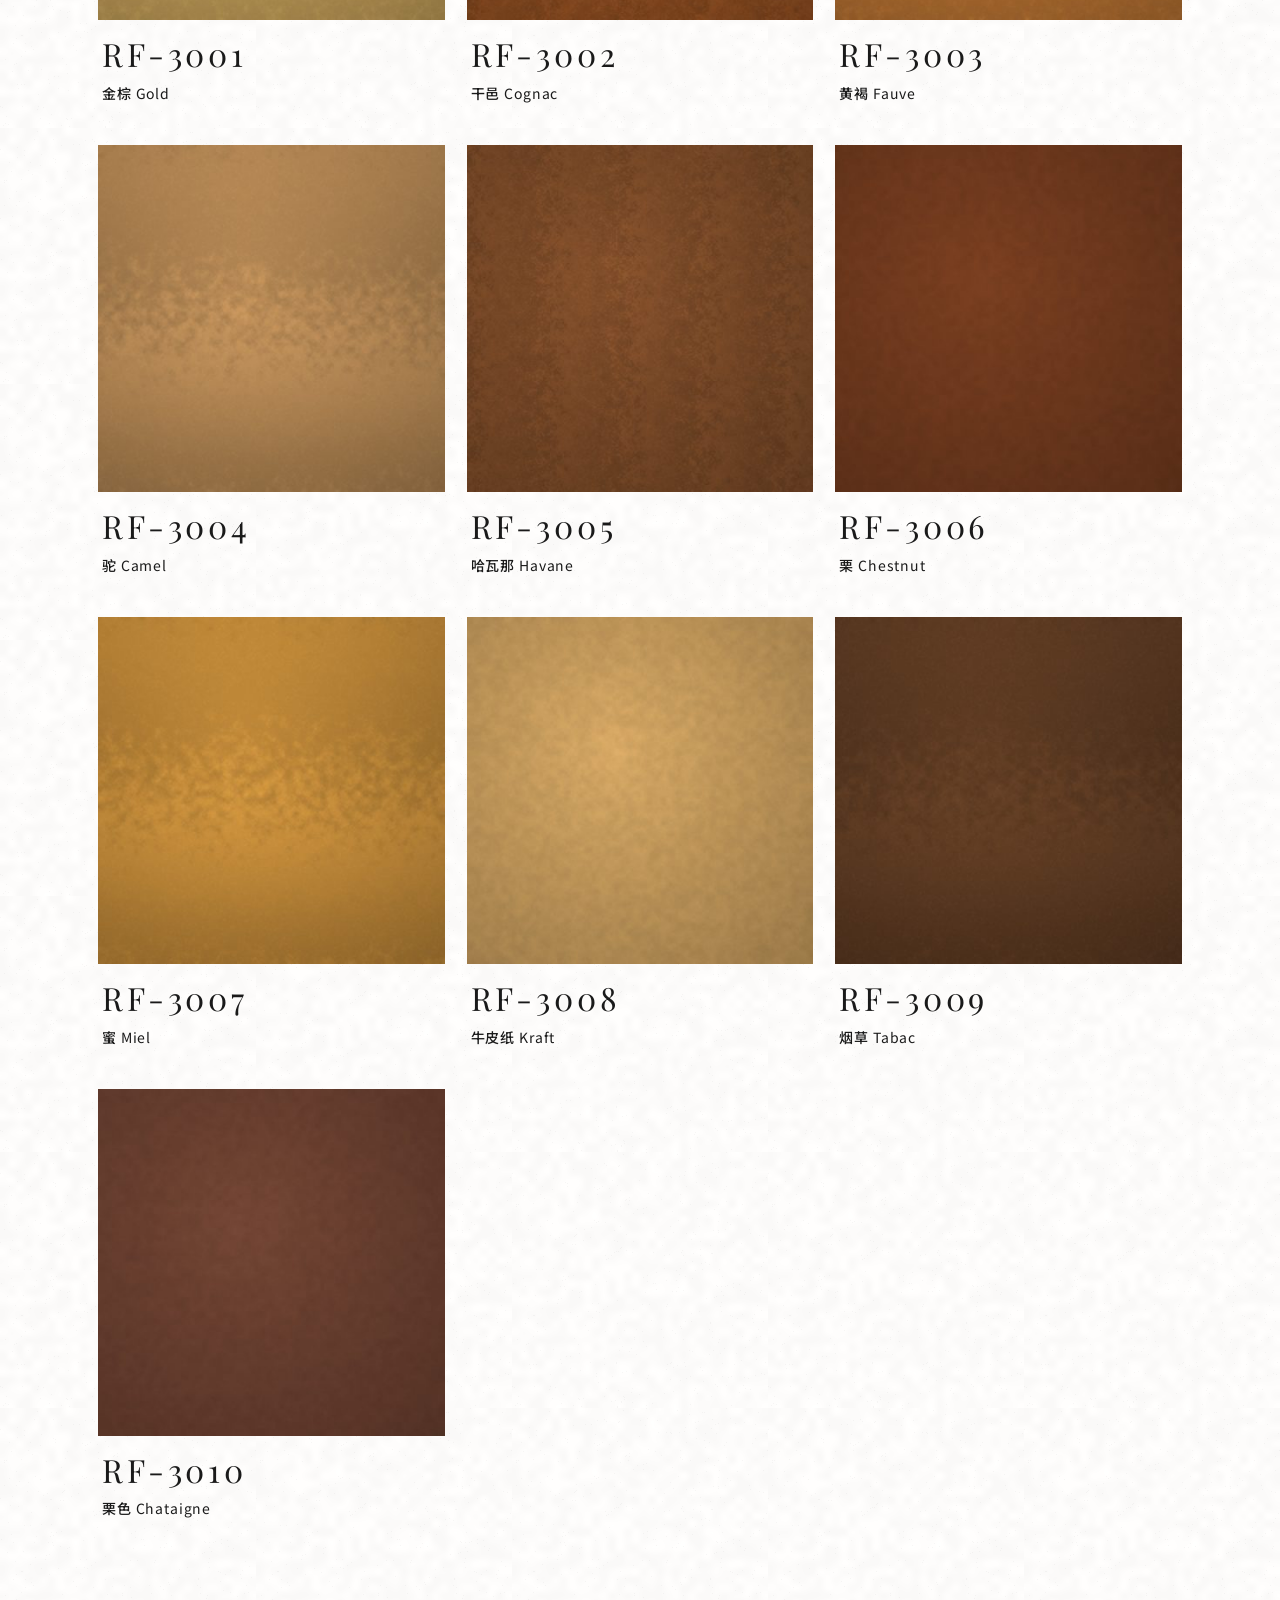
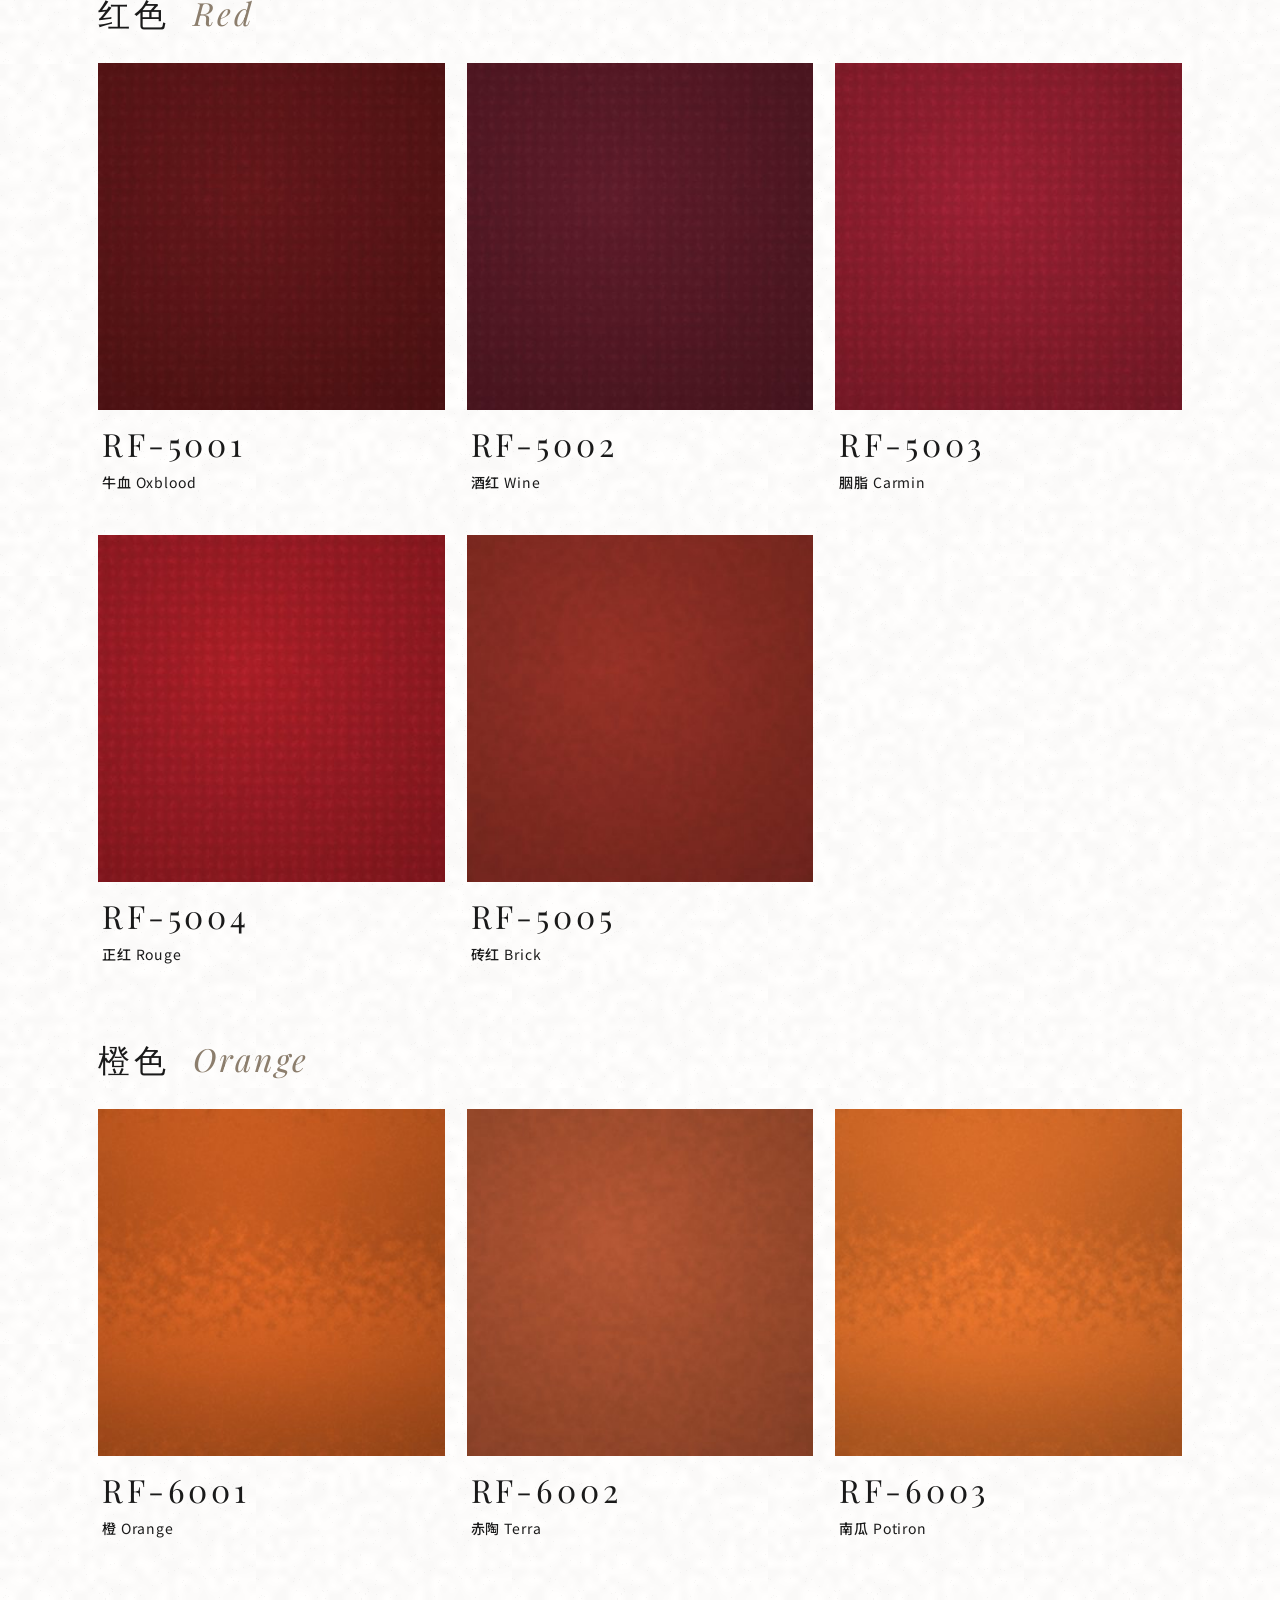
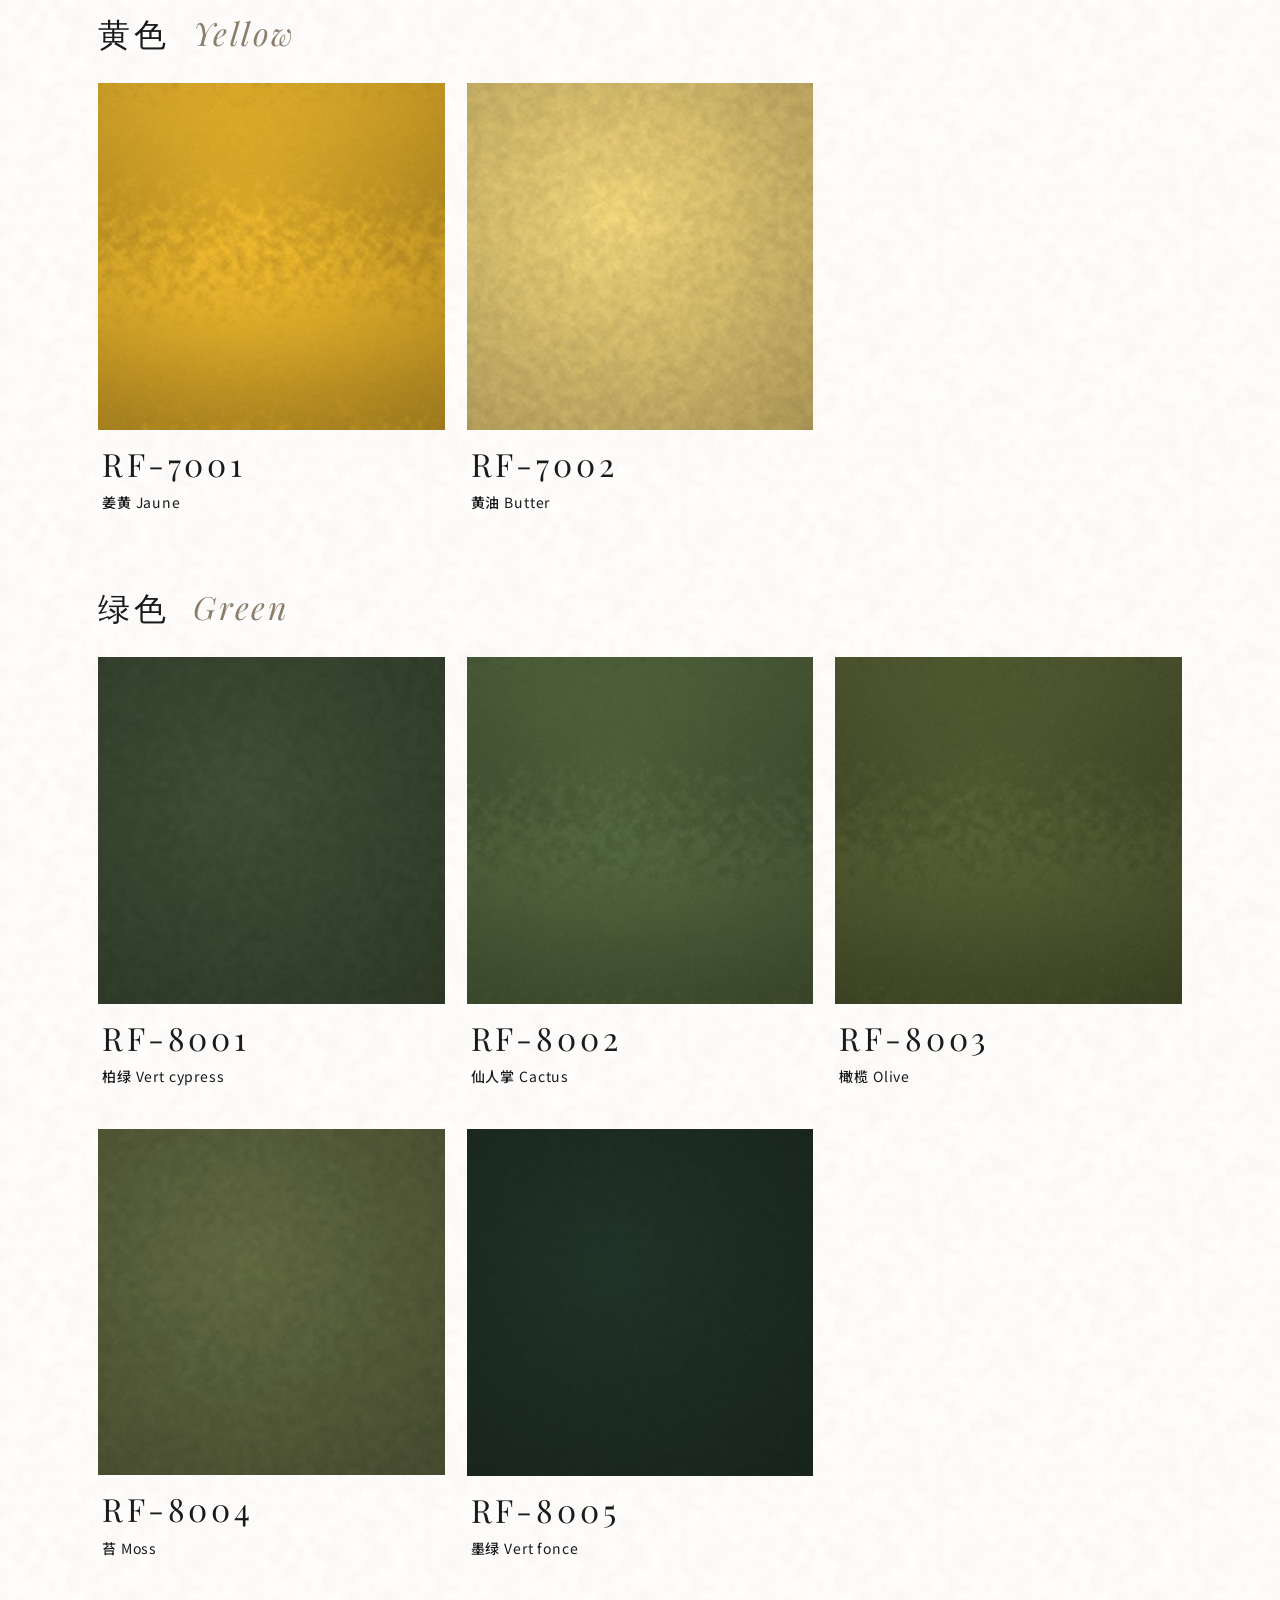
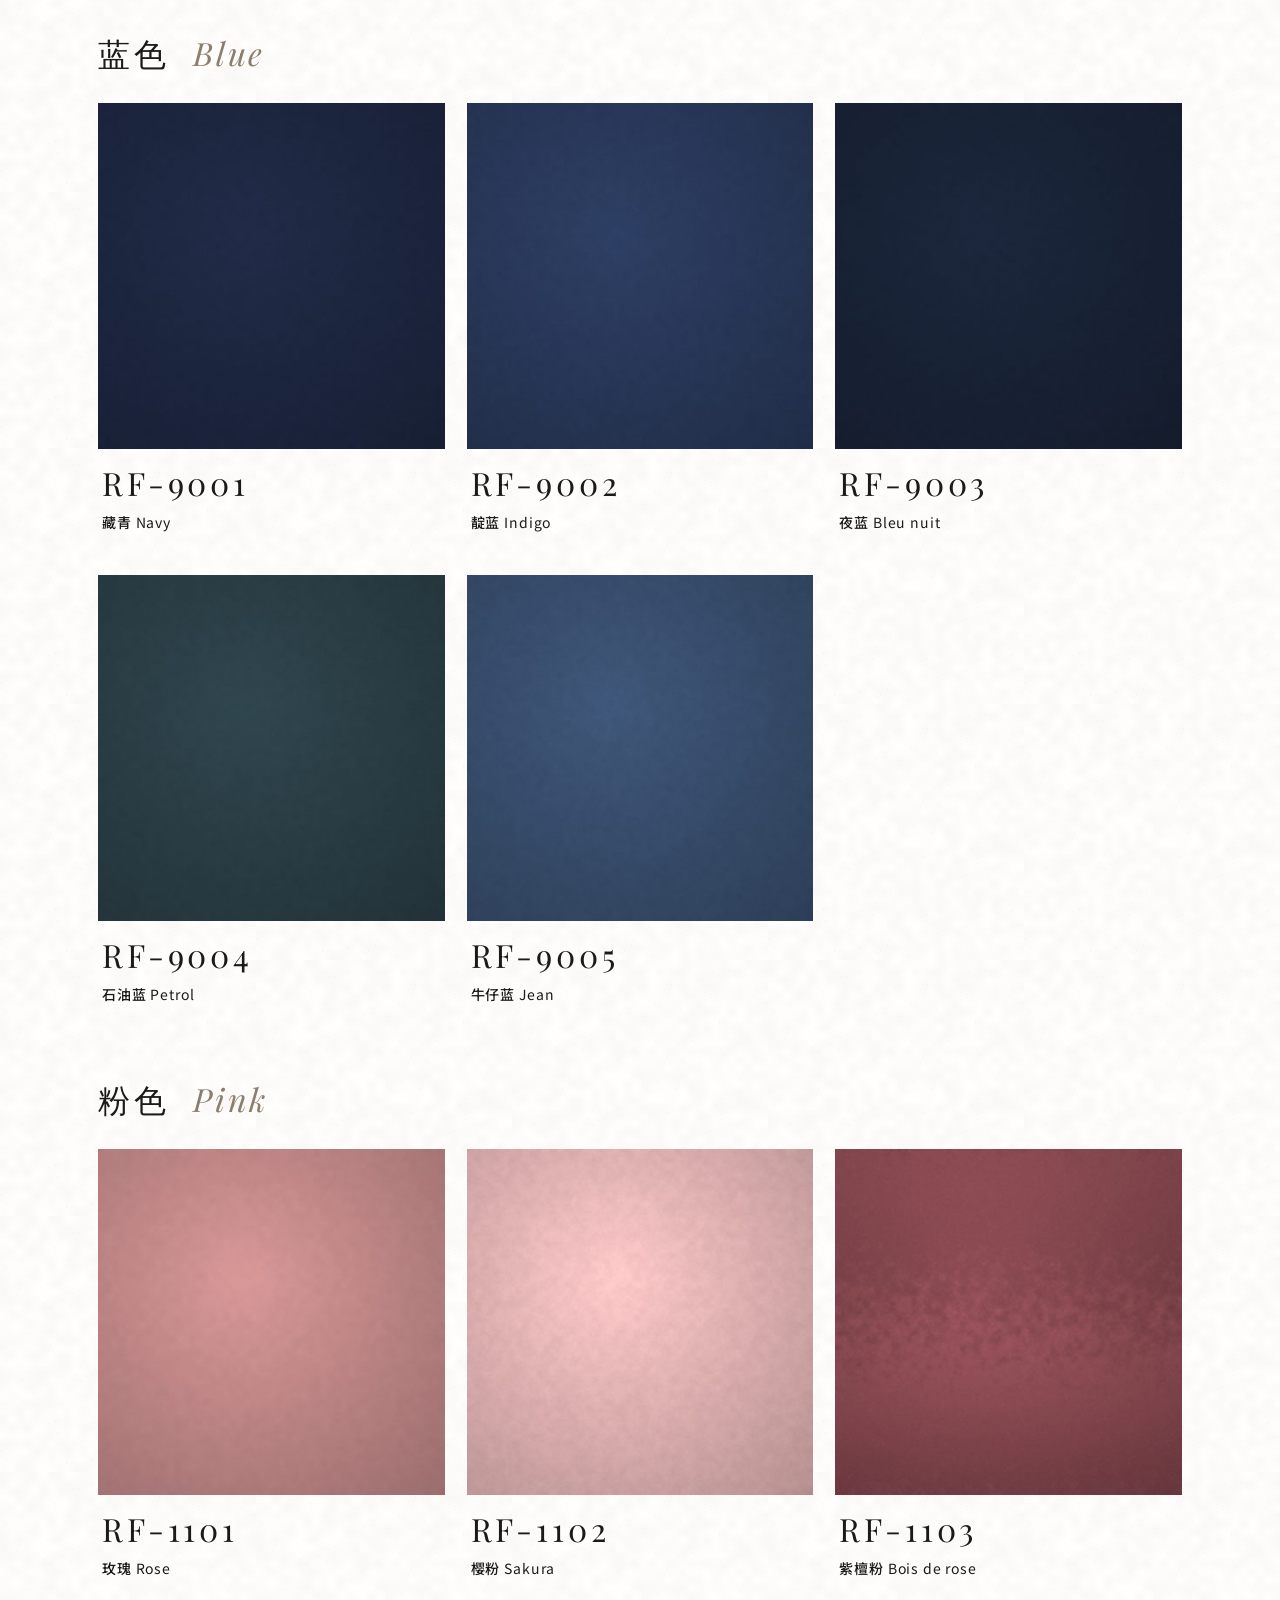
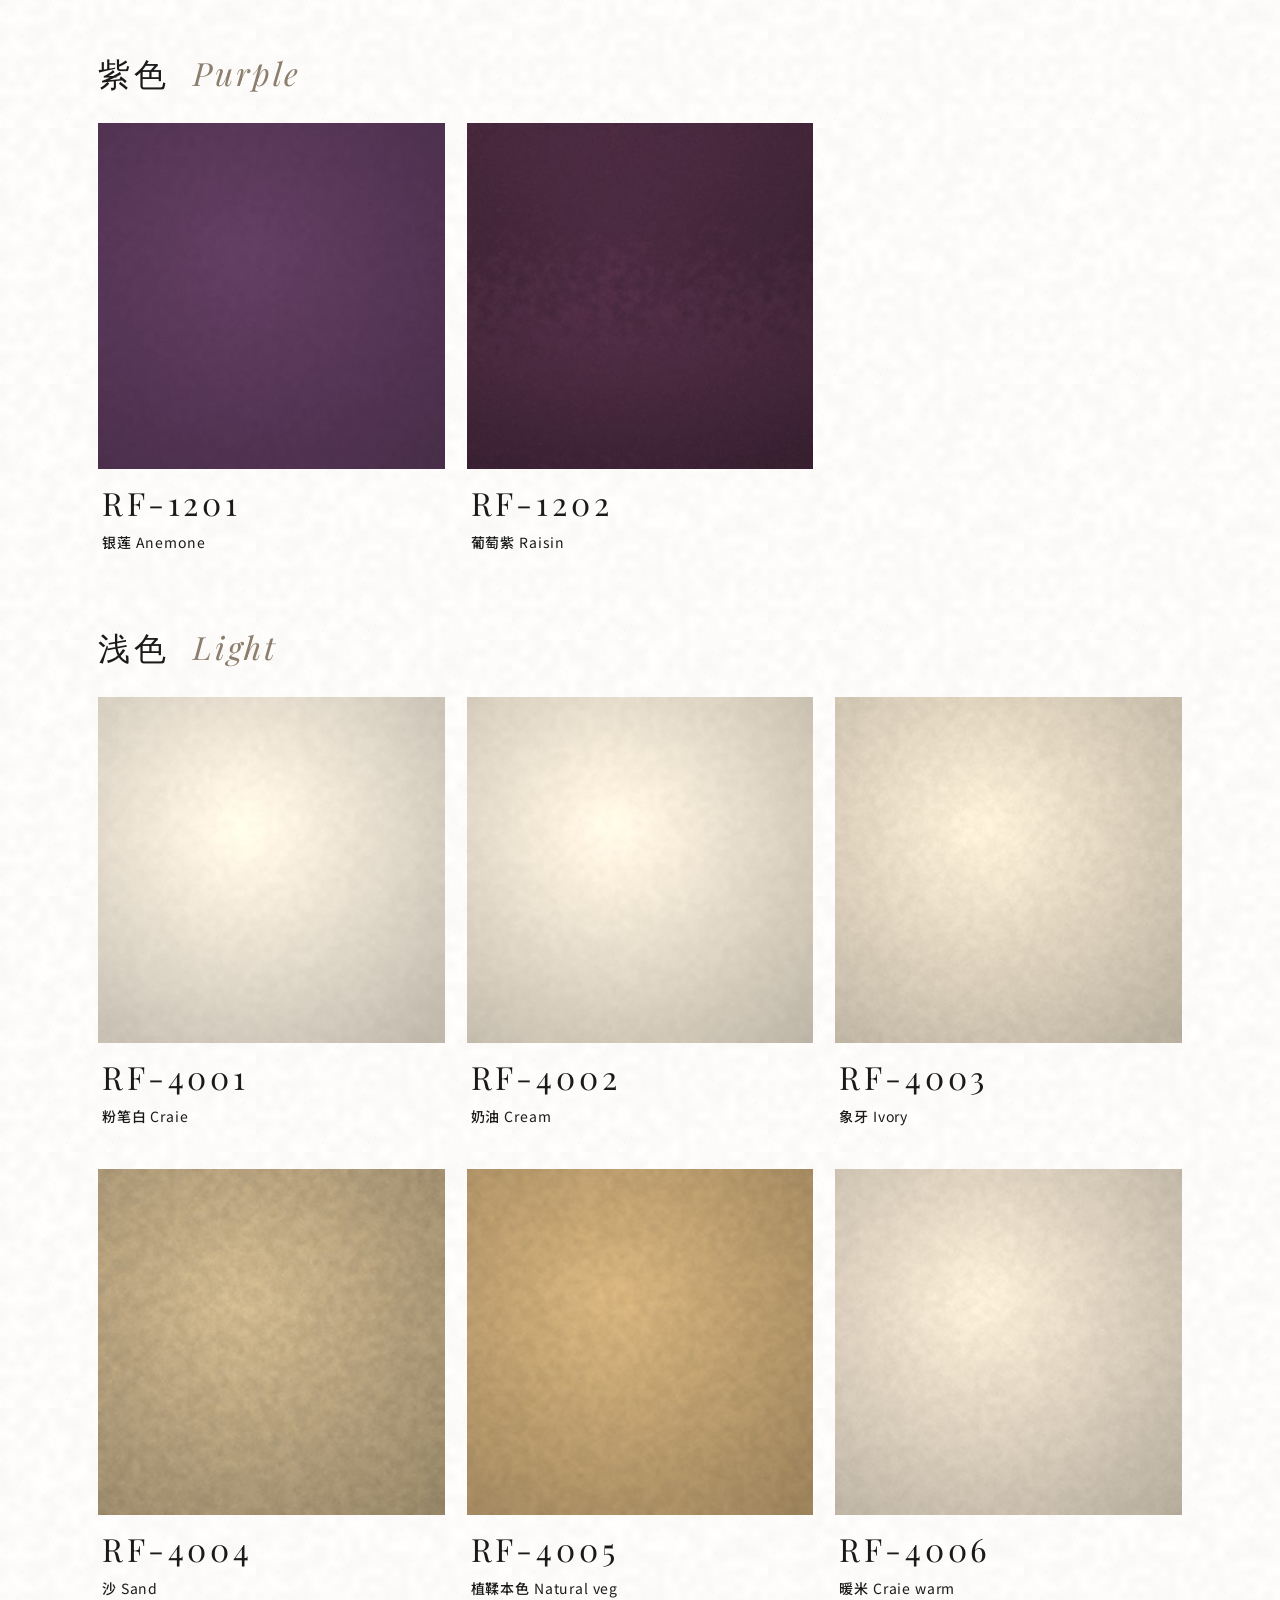
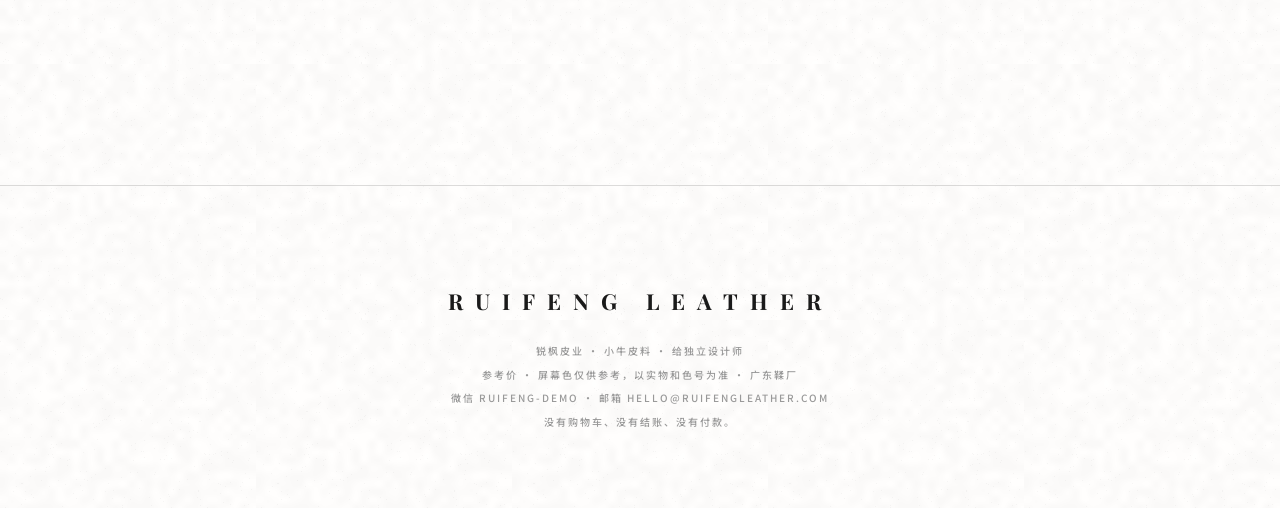
<file: colors.html>
<!DOCTYPE html>
<html lang="zh-CN" data-lang="zh">
<head>
  <meta charset="utf-8">
  <meta name="viewport" content="width=device-width, initial-scale=1">
  <meta name="robots" content="noindex,nofollow">
  <link rel="icon" href="img/favicon.png" type="image/png">
  <link href="https://fonts.googleapis.com/css2?family=Playfair+Display:ital,wght@0,400;0,500;0,700;1,400&family=Noto+Sans+SC:wght@300;400;500;700&display=swap" rel="stylesheet">
  <link rel="stylesheet" href="css/site.css">
  <script>
    (function () {
      try {
        var q = new URLSearchParams(location.search).get("lang");
        var l = (q === "en" || q === "zh") ? q : (localStorage.getItem("ruifeng-lang") || "zh");
        document.documentElement.setAttribute("data-lang", l === "en" ? "en" : "zh");
        document.documentElement.lang = l === "en" ? "en" : "zh-CN";
      } catch (e) {}
    })();
  </script>
  <title>色卡 · 锐枫皮业 | RUIFENG LEATHER</title>
  <meta name="description" content="锐枫皮业色卡。色号 RF-xxxx 固定。屏幕色仅供参考，以实物和色号为准。">
  <meta property="og:site_name" content="锐枫皮业">
  <meta property="og:title" content="色卡 · 锐枫皮业 | RUIFENG LEATHER">
  <meta property="og:description" content="锐枫皮业色卡。色号 RF-xxxx 固定。屏幕色仅供参考，以实物和色号为准。">
  <meta property="og:type" content="website">
  <meta property="og:image" content="img/atelier/hero-hide.jpg">
  <meta name="twitter:card" content="summary_large_image">
  <meta name="twitter:title" content="色卡 · 锐枫皮业 | RUIFENG LEATHER">
  <meta name="twitter:description" content="锐枫皮业色卡。色号 RF-xxxx 固定。屏幕色仅供参考，以实物和色号为准。">

</head>
<body data-page="colors">
<div class="topbar">
  <div class="ribbon">
    <span class="lang-zh">参考价 · 屏幕色仅供参考，以实物和色号为准</span>
    <span class="lang-en">Reference prices · screen color is a guide; hide and code decide</span>
  </div>
  <nav id="navbar">
    <a class="logo" href="index.html">RUIFENG</a>
    <div class="nav-links" id="navLinks">
      <a href="index.html" data-nav="home"><span class="lang-zh">首页</span><span class="lang-en">Home</span></a>
      <a href="catalog.html" data-nav="catalog"><span class="lang-zh">皮料目录</span><span class="lang-en">Leathers</span></a>
      <a href="prints.html" data-nav="prints"><span class="lang-zh">粒面</span><span class="lang-en">Grains</span></a>
      <a href="colors.html" data-nav="colors"><span class="lang-zh">色卡</span><span class="lang-en">Colors</span></a>
      <a href="about.html" data-nav="about"><span class="lang-zh">给设计师</span><span class="lang-en">About</span></a>
      <a href="inquiry.html" data-nav="inquiry"><span class="lang-zh">询价寄样</span><span class="lang-en">Contact</span></a>
    </div>
    <div class="lang-toggle" role="group" aria-label="Language">
      <button type="button" data-lang-btn="zh" aria-pressed="true">ZH</button>
      <span>|</span>
      <button type="button" data-lang-btn="en" aria-pressed="false">EN</button>
    </div>
    <button class="nav-toggle" type="button" data-nav-toggle aria-expanded="false" aria-controls="navLinks">
      <span class="lang-zh">菜单</span>
      <span class="lang-en">Menu</span>
    </button>
  </nav>
</div>

<main class="wrap">
  <div class="page-hero">
    <p class="eyebrow"><span class="lang-zh">色卡</span><span class="lang-en">Color card</span></p>
    <h1><span class="lang-zh">色卡</span><span class="lang-en">Color card</span></h1>
    <p><span class="lang-zh">展台平板上可直接读色号。名字可以改，色号 RF-xxxx 不会变。大色块按色系排。</span><span class="lang-en">Codes are large enough for a booth tablet. Names can change; RF-xxxx codes do not. Grouped by family.</span></p>
  </div>
  <div class="filters">
    <div class="filter-row" data-color-families></div>
  </div>
  <p class="note-box">
    <span class="lang-zh">屏幕色仅供参考，以实物和色号为准。下单请写色号。</span>
    <span class="lang-en">Screen color is a guide; the hide and the code decide. Order by code.</span>
  </p>
  <div data-color-wall></div>
</main>

<footer class="site-footer">
  <div class="footer-logo">RUIFENG LEATHER</div>
  <p><span class="lang-zh">锐枫皮业 · 小牛皮料 · 给独立设计师</span><span class="lang-en">Ruifeng Leather · calf hides for independent designers</span></p>
  <p><span class="lang-zh">参考价 · 屏幕色仅供参考，以实物和色号为准 · 广东鞣厂</span><span class="lang-en">Reference prices · screen color is a guide · Guangdong mill</span></p>
  <p><span class="lang-zh">微信 ruifeng-demo · 邮箱 hello@ruifengleather.com</span><span class="lang-en">WeChat ruifeng-demo · hello@ruifengleather.com</span></p>
  <p><span class="lang-zh">没有购物车、没有结账、没有付款。</span><span class="lang-en">No cart, no checkout, no payment.</span></p>
</footer>
<script src="js/data.js"></script>
<script src="js/site.js"></script>
</body>
</html>
</file>
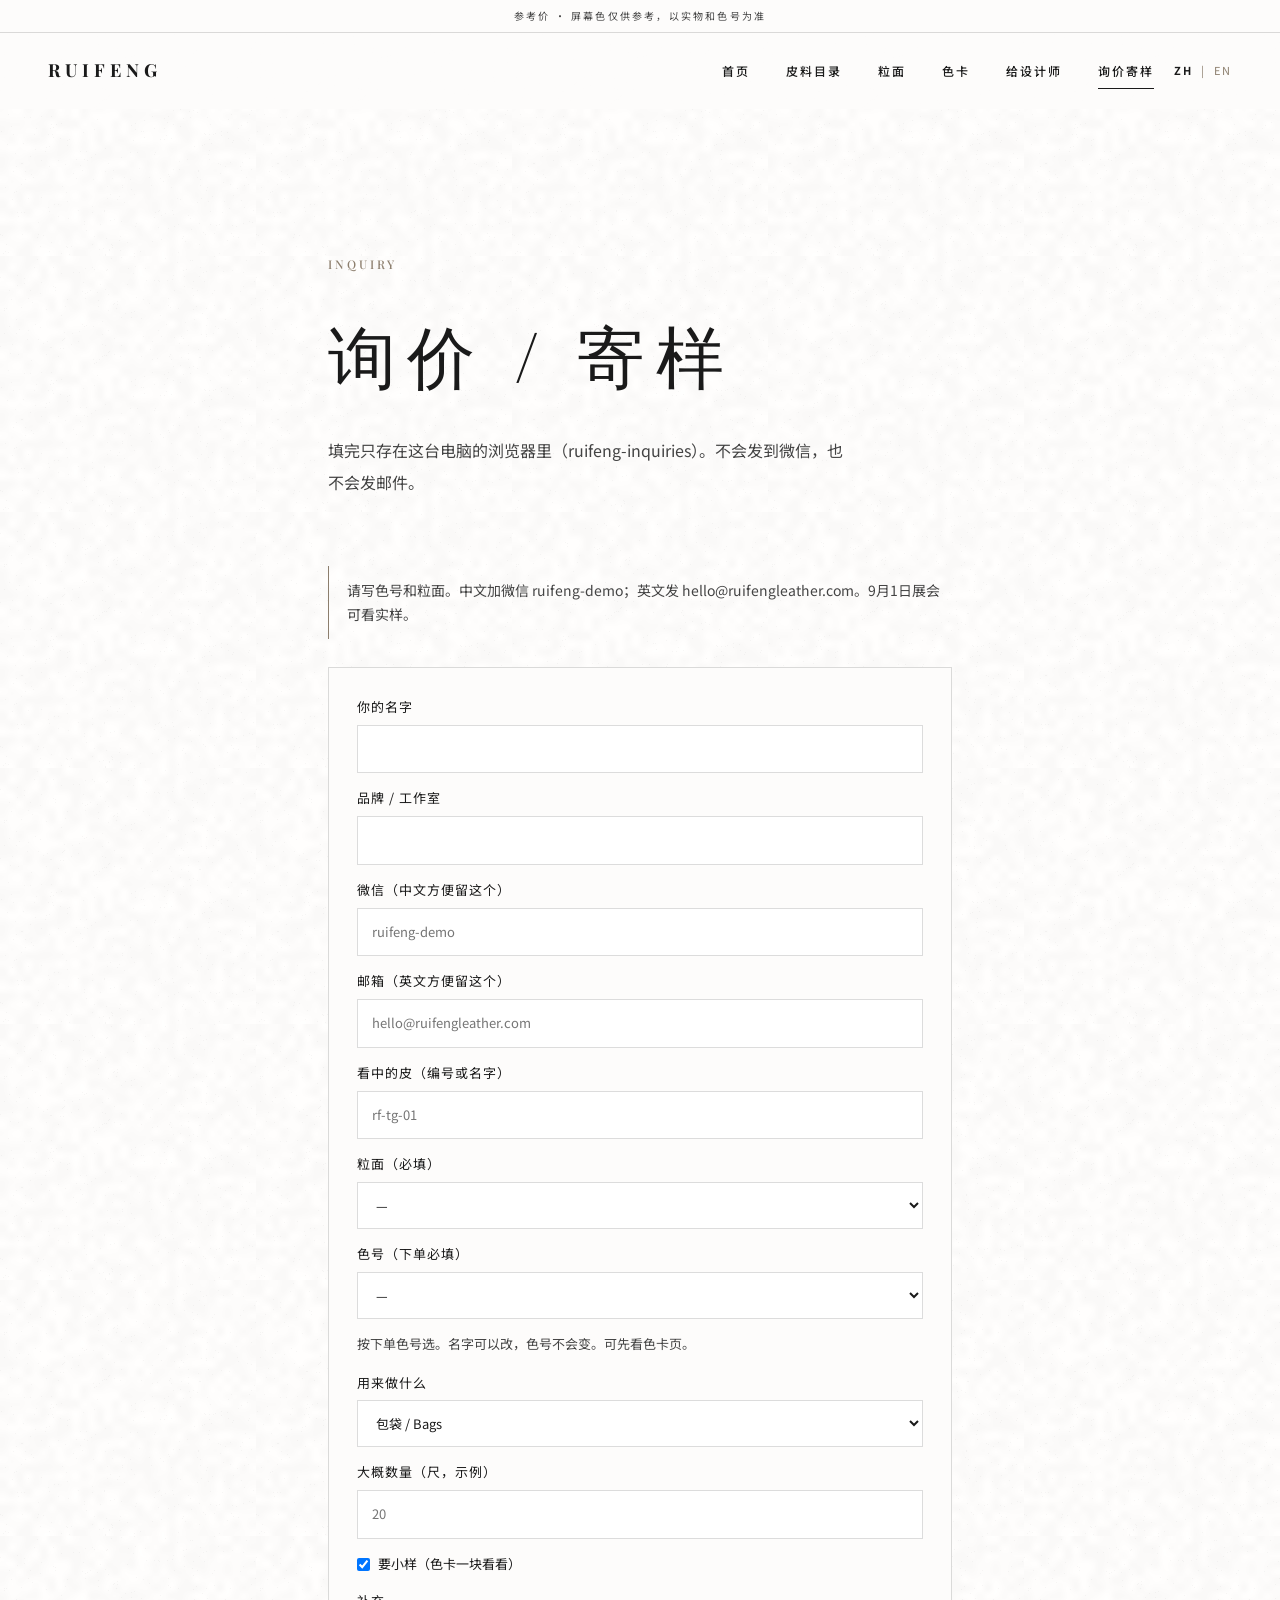
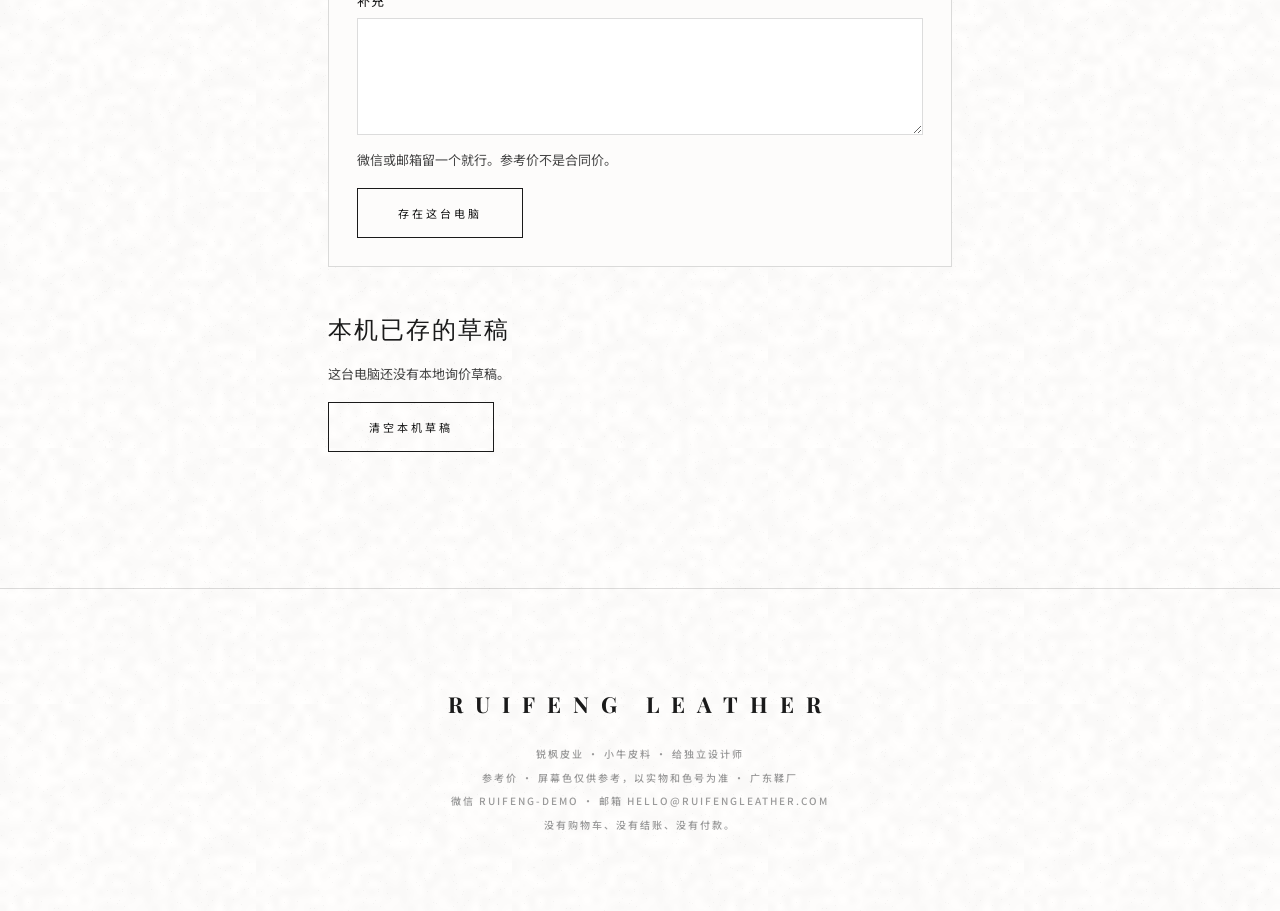
<file: inquiry.html>
<!DOCTYPE html>
<html lang="zh-CN" data-lang="zh">
<head>
  <meta charset="utf-8">
  <meta name="viewport" content="width=device-width, initial-scale=1">
  <meta name="robots" content="noindex,nofollow">
  <link rel="icon" href="img/favicon.png" type="image/png">
  <link href="https://fonts.googleapis.com/css2?family=Playfair+Display:ital,wght@0,400;0,500;0,700;1,400&family=Noto+Sans+SC:wght@300;400;500;700&display=swap" rel="stylesheet">
  <link rel="stylesheet" href="css/site.css">
  <script>
    (function () {
      try {
        var q = new URLSearchParams(location.search).get("lang");
        var l = (q === "en" || q === "zh") ? q : (localStorage.getItem("ruifeng-lang") || "zh");
        document.documentElement.setAttribute("data-lang", l === "en" ? "en" : "zh");
        document.documentElement.lang = l === "en" ? "en" : "zh-CN";
      } catch (e) {}
    })();
  </script>
  <title>询价寄样 · 锐枫皮业 | RUIFENG LEATHER</title>
  <meta name="description" content="锐枫皮业询价寄样。请写色号和粒面。只存在这台电脑。">
  <meta property="og:site_name" content="锐枫皮业">
  <meta property="og:title" content="询价寄样 · 锐枫皮业 | RUIFENG LEATHER">
  <meta property="og:description" content="锐枫皮业询价寄样。请写色号和粒面。只存在这台电脑。">
  <meta property="og:type" content="website">
  <meta property="og:image" content="img/atelier/hero-hide.jpg">
  <meta name="twitter:card" content="summary_large_image">
  <meta name="twitter:title" content="询价寄样 · 锐枫皮业 | RUIFENG LEATHER">
  <meta name="twitter:description" content="锐枫皮业询价寄样。请写色号和粒面。只存在这台电脑。">

</head>
<body data-page="inquiry">
<div class="topbar">
  <div class="ribbon">
    <span class="lang-zh">参考价 · 屏幕色仅供参考，以实物和色号为准</span>
    <span class="lang-en">Reference prices · screen color is a guide; hide and code decide</span>
  </div>
  <nav id="navbar">
    <a class="logo" href="index.html">RUIFENG</a>
    <div class="nav-links" id="navLinks">
      <a href="index.html" data-nav="home"><span class="lang-zh">首页</span><span class="lang-en">Home</span></a>
      <a href="catalog.html" data-nav="catalog"><span class="lang-zh">皮料目录</span><span class="lang-en">Leathers</span></a>
      <a href="prints.html" data-nav="prints"><span class="lang-zh">粒面</span><span class="lang-en">Grains</span></a>
      <a href="colors.html" data-nav="colors"><span class="lang-zh">色卡</span><span class="lang-en">Colors</span></a>
      <a href="about.html" data-nav="about"><span class="lang-zh">给设计师</span><span class="lang-en">About</span></a>
      <a href="inquiry.html" data-nav="inquiry"><span class="lang-zh">询价寄样</span><span class="lang-en">Contact</span></a>
    </div>
    <div class="lang-toggle" role="group" aria-label="Language">
      <button type="button" data-lang-btn="zh" aria-pressed="true">ZH</button>
      <span>|</span>
      <button type="button" data-lang-btn="en" aria-pressed="false">EN</button>
    </div>
    <button class="nav-toggle" type="button" data-nav-toggle aria-expanded="false" aria-controls="navLinks">
      <span class="lang-zh">菜单</span>
      <span class="lang-en">Menu</span>
    </button>
  </nav>
</div>

<main class="wrap wrap-narrow">
  <div class="page-hero">
    <p class="eyebrow">Inquiry</p>
    <h1><span class="lang-zh">询价 / 寄样</span><span class="lang-en">Inquiry / swatch</span></h1>
    <p><span class="lang-zh">填完只存在这台电脑的浏览器里（ruifeng-inquiries）。不会发到微信，也不会发邮件。</span><span class="lang-en">Saved only in this browser as ruifeng-inquiries. Nothing is sent to WeChat or email.</span></p>
  </div>
  <div class="note-box">
    <span class="lang-zh">请写色号和粒面。中文加微信 ruifeng-demo；英文发 hello@ruifengleather.com。9月1日展会可看实样。</span>
    <span class="lang-en">Color code and grain are required. Chinese: WeChat ruifeng-demo. English: hello@ruifengleather.com. Samples at the 1 Sept fair.</span>
  </div>
  <form class="panel" data-inquiry-form data-source="inquiry">
    <label><span class="lang-zh">你的名字</span><span class="lang-en">Your name</span>
      <input name="name" required autocomplete="name">
    </label>
    <label><span class="lang-zh">品牌 / 工作室</span><span class="lang-en">Brand / studio</span>
      <input name="brand" autocomplete="organization">
    </label>
    <label><span class="lang-zh">微信（中文方便留这个）</span><span class="lang-en">WeChat (optional)</span>
      <input name="wechat" autocomplete="off" placeholder="ruifeng-demo">
    </label>
    <label><span class="lang-zh">邮箱（英文方便留这个）</span><span class="lang-en">Email</span>
      <input name="email" type="email" autocomplete="email" placeholder="hello@ruifengleather.com">
    </label>
    <label><span class="lang-zh">看中的皮（编号或名字）</span><span class="lang-en">Hides of interest (id or name)</span>
      <input name="hides" placeholder="rf-tg-01">
    </label>
    <label><span class="lang-zh">粒面（必填）</span><span class="lang-en">Grain (required)</span>
      <select name="grain" required data-grain-select>
        <option value="">—</option>
      </select>
    </label>
    <label><span class="lang-zh">色号（下单必填）</span><span class="lang-en">Color code (required)</span>
      <select name="color_code" required data-color-select>
        <option value="">—</option>
      </select>
    </label>
    <p class="fineprint">
      <span class="lang-zh">按下单色号选。名字可以改，色号不会变。可先看色卡页。</span>
      <span class="lang-en">Order by code. Names can change; codes do not. See the color card first.</span>
    </p>
    <label><span class="lang-zh">用来做什么</span><span class="lang-en">What is it for</span>
      <select name="use">
        <option value="bags">包袋 / Bags</option>
        <option value="shoes">鞋履 / Shoes</option>
        <option value="small">小皮件 / Small leather</option>
        <option value="other">其他 / Other</option>
      </select>
    </label>
    <label><span class="lang-zh">大概数量（尺，示例）</span><span class="lang-en">Qty (sq ft, example)</span>
      <input name="qty" placeholder="20">
    </label>
    <label class="check">
      <input type="checkbox" name="swatch" checked>
      <span class="lang-zh">要小样（色卡一块看看）</span>
      <span class="lang-en">I want a swatch</span>
    </label>
    <label><span class="lang-zh">补充</span><span class="lang-en">Note</span>
      <textarea name="note" rows="4"></textarea>
    </label>
    <p class="fineprint lang-zh">微信或邮箱留一个就行。参考价不是合同价。</p>
    <p class="fineprint lang-en">Leave WeChat or email. Reference price is not a contract.</p>
    <button type="submit" class="btn-ink"><span class="lang-zh">存在这台电脑</span><span class="lang-en">Save on this computer</span></button>
  </form>
  <h2 style="font-family:var(--font-serif);font-weight:400;letter-spacing:2px;font-size:24px;margin:40px 0 14px">
    <span class="lang-zh">本机已存的草稿</span><span class="lang-en">Drafts on this computer</span>
  </h2>
  <div data-inq-list></div>
  <p style="margin-top:16px"><button type="button" class="btn-ink" data-inq-clear><span class="lang-zh">清空本机草稿</span><span class="lang-en">Clear local drafts</span></button></p>
</main>

<footer class="site-footer">
  <div class="footer-logo">RUIFENG LEATHER</div>
  <p><span class="lang-zh">锐枫皮业 · 小牛皮料 · 给独立设计师</span><span class="lang-en">Ruifeng Leather · calf hides for independent designers</span></p>
  <p><span class="lang-zh">参考价 · 屏幕色仅供参考，以实物和色号为准 · 广东鞣厂</span><span class="lang-en">Reference prices · screen color is a guide · Guangdong mill</span></p>
  <p><span class="lang-zh">微信 ruifeng-demo · 邮箱 hello@ruifengleather.com</span><span class="lang-en">WeChat ruifeng-demo · hello@ruifengleather.com</span></p>
  <p><span class="lang-zh">没有购物车、没有结账、没有付款。</span><span class="lang-en">No cart, no checkout, no payment.</span></p>
</footer>
<script src="js/data.js"></script>
<script src="js/site.js"></script>
</body>
</html>
</file>
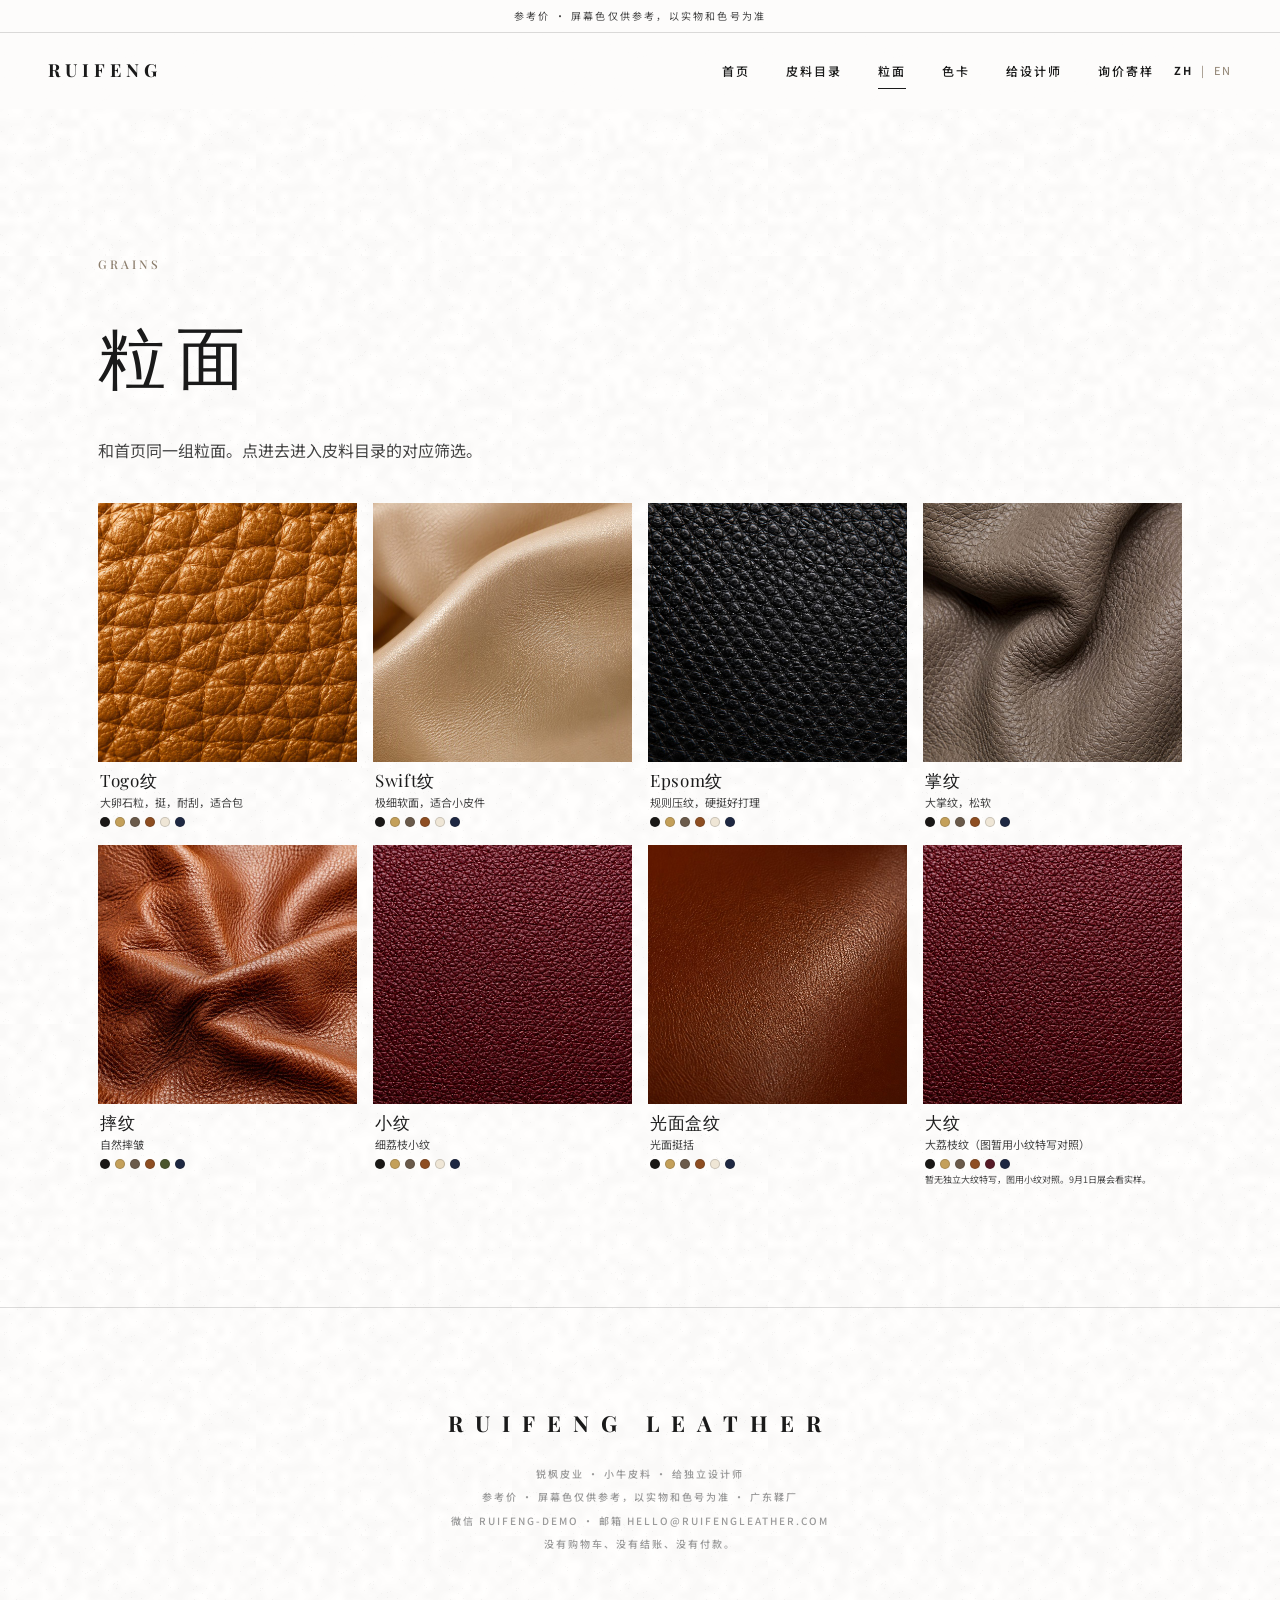
<file: prints.html>
<!DOCTYPE html>
<html lang="zh-CN" data-lang="zh">
<head>
  <meta charset="utf-8">
  <meta name="viewport" content="width=device-width, initial-scale=1">
  <meta name="robots" content="noindex,nofollow">
  <link rel="icon" href="img/favicon.png" type="image/png">
  <link href="https://fonts.googleapis.com/css2?family=Playfair+Display:ital,wght@0,400;0,500;0,700;1,400&family=Noto+Sans+SC:wght@300;400;500;700&display=swap" rel="stylesheet">
  <link rel="stylesheet" href="css/site.css">
  <script>
    (function () {
      try {
        var q = new URLSearchParams(location.search).get("lang");
        var l = (q === "en" || q === "zh") ? q : (localStorage.getItem("ruifeng-lang") || "zh");
        document.documentElement.setAttribute("data-lang", l === "en" ? "en" : "zh");
        document.documentElement.lang = l === "en" ? "en" : "zh-CN";
      } catch (e) {}
    })();
  </script>
  <title>粒面 · 锐枫皮业 | RUIFENG LEATHER</title>
  <meta name="description" content="锐枫皮业粒面：Togo / Swift / Epsom / 掌纹 / 摔纹 / 小纹 / 盒纹 / 大纹。">
  <meta property="og:site_name" content="锐枫皮业">
  <meta property="og:title" content="粒面 · 锐枫皮业 | RUIFENG LEATHER">
  <meta property="og:description" content="锐枫皮业粒面：Togo / Swift / Epsom / 掌纹 / 摔纹 / 小纹 / 盒纹 / 大纹。">
  <meta property="og:type" content="website">
  <meta property="og:image" content="img/atelier/hero-hide.jpg">
  <meta name="twitter:card" content="summary_large_image">
  <meta name="twitter:title" content="粒面 · 锐枫皮业 | RUIFENG LEATHER">
  <meta name="twitter:description" content="锐枫皮业粒面：Togo / Swift / Epsom / 掌纹 / 摔纹 / 小纹 / 盒纹 / 大纹。">

</head>
<body data-page="prints">
<div class="topbar">
  <div class="ribbon">
    <span class="lang-zh">参考价 · 屏幕色仅供参考，以实物和色号为准</span>
    <span class="lang-en">Reference prices · screen color is a guide; hide and code decide</span>
  </div>
  <nav id="navbar">
    <a class="logo" href="index.html">RUIFENG</a>
    <div class="nav-links" id="navLinks">
      <a href="index.html" data-nav="home"><span class="lang-zh">首页</span><span class="lang-en">Home</span></a>
      <a href="catalog.html" data-nav="catalog"><span class="lang-zh">皮料目录</span><span class="lang-en">Leathers</span></a>
      <a href="prints.html" data-nav="prints"><span class="lang-zh">粒面</span><span class="lang-en">Grains</span></a>
      <a href="colors.html" data-nav="colors"><span class="lang-zh">色卡</span><span class="lang-en">Colors</span></a>
      <a href="about.html" data-nav="about"><span class="lang-zh">给设计师</span><span class="lang-en">About</span></a>
      <a href="inquiry.html" data-nav="inquiry"><span class="lang-zh">询价寄样</span><span class="lang-en">Contact</span></a>
    </div>
    <div class="lang-toggle" role="group" aria-label="Language">
      <button type="button" data-lang-btn="zh" aria-pressed="true">ZH</button>
      <span>|</span>
      <button type="button" data-lang-btn="en" aria-pressed="false">EN</button>
    </div>
    <button class="nav-toggle" type="button" data-nav-toggle aria-expanded="false" aria-controls="navLinks">
      <span class="lang-zh">菜单</span>
      <span class="lang-en">Menu</span>
    </button>
  </nav>
</div>

<main class="wrap">
  <div class="page-hero">
    <p class="eyebrow">Grains</p>
    <h1><span class="lang-zh">粒面</span><span class="lang-en">Grains</span></h1>
    <p><span class="lang-zh">和首页同一组粒面。点进去进入皮料目录的对应筛选。</span><span class="lang-en">The same grain families as the home page. Each opens that filter in the catalog.</span></p>
  </div>
  <div class="grain-grid" data-home-cats></div>
</main>

<footer class="site-footer">
  <div class="footer-logo">RUIFENG LEATHER</div>
  <p><span class="lang-zh">锐枫皮业 · 小牛皮料 · 给独立设计师</span><span class="lang-en">Ruifeng Leather · calf hides for independent designers</span></p>
  <p><span class="lang-zh">参考价 · 屏幕色仅供参考，以实物和色号为准 · 广东鞣厂</span><span class="lang-en">Reference prices · screen color is a guide · Guangdong mill</span></p>
  <p><span class="lang-zh">微信 ruifeng-demo · 邮箱 hello@ruifengleather.com</span><span class="lang-en">WeChat ruifeng-demo · hello@ruifengleather.com</span></p>
  <p><span class="lang-zh">没有购物车、没有结账、没有付款。</span><span class="lang-en">No cart, no checkout, no payment.</span></p>
</footer>
<script src="js/data.js"></script>
<script src="js/site.js"></script>
</body>
</html>
</file>
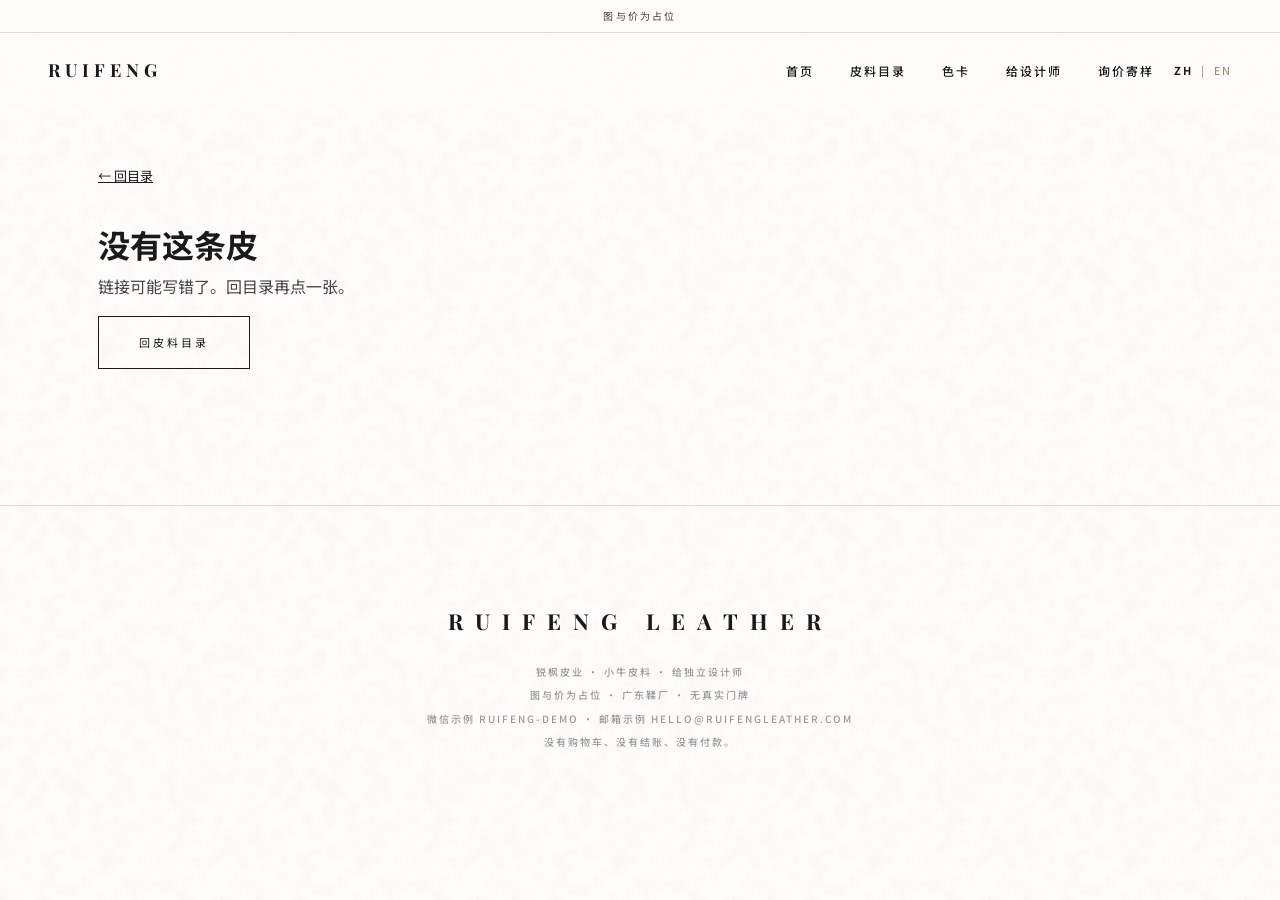
<file: product.html>
<!DOCTYPE html>
<html lang="zh-CN" data-lang="zh">
<head>
  <meta charset="utf-8">
  <meta name="viewport" content="width=device-width, initial-scale=1">
  <meta name="robots" content="noindex,nofollow">
  <link rel="icon" href="img/favicon.png" type="image/png">
  <link href="https://fonts.googleapis.com/css2?family=Playfair+Display:ital,wght@0,400;0,500;0,700;1,400&family=Noto+Sans+SC:wght@300;400;500;700&display=swap" rel="stylesheet">
  <link rel="stylesheet" href="css/site.css">
  <script>
    (function () {
      try {
        var q = new URLSearchParams(location.search).get("lang");
        var l = (q === "en" || q === "zh") ? q : (localStorage.getItem("ruifeng-lang") || "zh");
        document.documentElement.setAttribute("data-lang", l === "en" ? "en" : "zh");
        document.documentElement.lang = l === "en" ? "en" : "zh-CN";
      } catch (e) {}
    })();
  </script>
  <title>皮料详情 / Hide · 锐枫皮业</title>
  <meta name="description" content="锐枫皮业。小牛皮料。图和价是占位。">
</head>
<body data-page="product">
<div class="topbar">
  <div class="ribbon">
    <span class="lang-zh">图与价为占位</span>
    <span class="lang-en">Images and prices are placeholders</span>
  </div>
  <nav id="navbar">
    <a class="logo" href="index.html">RUIFENG</a>
    <button class="nav-toggle" type="button" data-nav-toggle aria-expanded="false">
      <span class="lang-zh">菜单</span>
      <span class="lang-en">Menu</span>
    </button>
    <div class="nav-links">
      <a href="index.html" data-nav="home"><span class="lang-zh">首页</span><span class="lang-en">Home</span></a>
      <a href="catalog.html" data-nav="catalog"><span class="lang-zh">皮料目录</span><span class="lang-en">Catalog</span></a>
      <a href="colors.html" data-nav="colors"><span class="lang-zh">色卡</span><span class="lang-en">Colors</span></a>
      <a href="about.html" data-nav="about"><span class="lang-zh">给设计师</span><span class="lang-en">Designers</span></a>
      <a href="inquiry.html" data-nav="inquiry"><span class="lang-zh">询价寄样</span><span class="lang-en">Inquiry</span></a>
    </div>
    <div class="lang-toggle" role="group" aria-label="Language">
      <button type="button" data-lang-btn="zh" aria-pressed="true">ZH</button>
      <span>|</span>
      <button type="button" data-lang-btn="en" aria-pressed="false">EN</button>
    </div>
  </nav>
</div>

<main class="wrap">
  <p class="fineprint" style="margin-bottom:28px"><a href="catalog.html"><span class="lang-zh">← 回目录</span><span class="lang-en">← Catalog</span></a></p>
  <div data-product></div>
</main>

<footer class="site-footer">
  <div class="footer-logo">RUIFENG LEATHER</div>
  <p><span class="lang-zh">锐枫皮业 · 小牛皮料 · 给独立设计师</span><span class="lang-en">Ruifeng Leather · calf hides for independent designers</span></p>
  <p><span class="lang-zh">图与价为占位 · 广东鞣厂 · 无真实门牌</span><span class="lang-en">Images and prices are placeholders · Guangdong mill · no street address</span></p>
  <p><span class="lang-zh">微信示例 ruifeng-demo · 邮箱示例 hello@ruifengleather.com</span><span class="lang-en">WeChat example ruifeng-demo · email example hello@ruifengleather.com</span></p>
  <p><span class="lang-zh">没有购物车、没有结账、没有付款。</span><span class="lang-en">No cart, no checkout, no payment.</span></p>
</footer>
<script src="js/data.js"></script>
<script src="js/site.js"></script>
</body>
</html>
</file>
<file: css/site.css>
/* 锐枫皮业
   paper / ink / accent、Playfair + Noto Sans SC。
   疏、大、暗的头图叠层。纸纹用本地 img/paper.png。 */

:root {
  --color-paper: #FDFCFB;
  --color-ink: #1A1A1A;
  --color-accent: #8C7E6D;
  --color-text-dim: #444444;
  --color-border: rgba(26, 26, 26, 0.15);
  --color-dark: #0A0A0A;
  --font-serif: "Playfair Display", "Source Han Serif SC", "Source Han Serif CN", "Songti SC", "STSong", "SimSun", serif;
  --font-sans: "Noto Sans SC", "PingFang SC", "Hiragino Sans GB", "Microsoft YaHei", sans-serif;
  --transition: cubic-bezier(0.16, 1, 0.3, 1);
  --max: 1180px;
}

* {
  margin: 0;
  padding: 0;
  box-sizing: border-box;
  -webkit-font-smoothing: antialiased;
  -moz-osx-font-smoothing: grayscale;
  text-rendering: optimizeLegibility;
}

html { scroll-behavior: smooth; }

body {
  background-color: var(--color-paper);
  color: var(--color-ink);
  font-family: var(--font-sans);
  font-size: 16px;
  line-height: 1.75;
  overflow-x: hidden;
  background-image: url("../img/paper.png");
  min-height: 100vh;
}

img { max-width: 100%; height: auto; display: block; }
a { color: var(--color-ink); }
a:hover { color: var(--color-accent); }

.lang-en { display: none !important; }
html[data-lang="en"] .lang-zh { display: none !important; }
html[data-lang="en"] .lang-en { display: revert !important; }
html[data-lang="zh"] .cta-en { display: none !important; }
html[data-lang="en"] .cta-zh { display: none !important; }
html:not([data-lang="en"]) .cta-en { display: none !important; }

.reveal { opacity: 0; transform: translateY(20px); transition: all 1.2s var(--transition); }
.reveal.active { opacity: 1; transform: translateY(0); }

/* —— ribbon + nav —— */
.ribbon {
  background: rgba(253, 252, 251, 0.96);
  color: var(--color-text-dim);
  text-align: center;
  font-size: 10px;
  letter-spacing: 2.2px;
  font-weight: 400;
  padding: 7px 12px;
  border-bottom: 1px solid var(--color-border);
}

.topbar {
  position: sticky;
  top: 0;
  z-index: 1000;
}

nav {
  display: flex;
  justify-content: space-between;
  align-items: center;
  padding: 22px 48px;
  background: rgba(253, 252, 251, 0.92);
  border-bottom: 1px solid transparent;
  transition: all 0.5s var(--transition);
  gap: 20px;
  flex-wrap: nowrap;
}

nav.scrolled {
  padding: 12px 48px;
  background: rgba(253, 252, 251, 0.98);
  border-bottom-color: var(--color-border);
  box-shadow: 0 5px 20px rgba(0, 0, 0, 0.02);
}

.logo {
  font-family: var(--font-serif);
  font-size: 18px;
  letter-spacing: 5px;
  font-weight: 700;
  text-transform: uppercase;
  text-decoration: none;
  color: var(--color-ink);
  flex-shrink: 0;
}

.nav-links {
  display: flex;
  align-items: center;
  flex-wrap: wrap;
  gap: 0 36px;
  margin-left: auto;
}

.card-codes {
  display: flex;
  flex-wrap: wrap;
  gap: 6px 10px;
  margin-top: 8px;
}
.card-code {
  font-size: 11px;
  letter-spacing: 0.08em;
  color: var(--color-text-dim);
}
.photo-note { margin-top: 8px; }
.fair-line {
  margin-top: 22px;
  font-size: 12px;
  letter-spacing: 0.16em;
  text-transform: uppercase;
  opacity: 0.88;
}
.hero .fair-line { animation: fadeIn 2.8s var(--transition); }

.nav-links a {
  text-decoration: none;
  color: var(--color-ink);
  font-size: 12px;
  letter-spacing: 2px;
  font-weight: 500;
  position: relative;
  padding: 4px 0;
}

.nav-links a::after {
  content: "";
  position: absolute;
  bottom: -4px;
  left: 0;
  width: 0;
  height: 1px;
  background: var(--color-ink);
  transition: width 0.3s ease;
}

.nav-links a:hover::after,
.nav-links a[aria-current="page"]::after { width: 100%; }

.lang-toggle {
  display: flex;
  align-items: center;
  gap: 8px;
  font-size: 11px;
  letter-spacing: 2px;
  color: var(--color-accent);
  flex-shrink: 0;
}

.lang-toggle button {
  border: 0;
  background: none;
  font: inherit;
  letter-spacing: 2px;
  color: var(--color-accent);
  cursor: pointer;
  padding: 2px 0;
}

.lang-toggle button[aria-pressed="true"] {
  color: var(--color-ink);
  font-weight: 700;
}

.nav-toggle {
  display: none;
  border: 1px solid var(--color-border);
  background: transparent;
  padding: 8px 12px;
  font: inherit;
  font-size: 11px;
  letter-spacing: 2px;
  cursor: pointer;
  color: var(--color-ink);
}

/* —— hero manifesto —— */
.hero {
  height: 100vh;
  min-height: 680px;
  display: flex;
  flex-direction: column;
  justify-content: center;
  align-items: center;
  text-align: center;
  overflow: hidden;
  position: relative;
  margin-top: -1px;
}

.hero-bg {
  position: absolute;
  inset: 0;
  background-color: #1a120e;
  background-image: url("../img/hero.jpg");
  background-position: center;
  background-size: cover;
  background-repeat: no-repeat;
  transform: scale(1.05);
  z-index: 1;
}

.hero-bg::after {
  content: "";
  position: absolute;
  inset: 0;
  background:
    linear-gradient(180deg, rgba(8, 6, 4, 0.42) 0%, rgba(8, 6, 4, 0.28) 40%, rgba(8, 6, 4, 0.72) 100%);
}

.hero-content {
  position: relative;
  z-index: 10;
  color: #fff;
  padding: 0 28px 80px;
}

.hero h1 {
  font-family: var(--font-serif);
  font-size: clamp(56px, 11vw, 132px);
  margin-bottom: 28px;
  font-weight: 400;
  letter-spacing: 0.22em;
  animation: fadeIn 2s var(--transition);
  text-shadow: 0 2px 24px rgba(0, 0, 0, 0.35);
}

.hero .hero-line {
  font-family: var(--font-serif);
  font-style: italic;
  font-weight: 400;
  font-size: clamp(16px, 2.2vw, 26px);
  letter-spacing: 0.04em;
  line-height: 1.55;
  max-width: 18em;
  margin: 0 auto;
  animation: fadeIn 2.4s var(--transition);
}

.hero .hero-sub {
  margin-top: 18px;
  font-size: 11px;
  letter-spacing: 0.28em;
  text-transform: uppercase;
  opacity: 0.82;
  animation: fadeIn 2.6s var(--transition);
}

.hero .hero-actions {
  margin-top: 48px;
  display: flex;
  gap: 16px;
  justify-content: center;
  flex-wrap: wrap;
}

.scroll-indicator {
  position: absolute;
  bottom: 36px;
  left: 50%;
  transform: translateX(-50%);
  font-size: 10px;
  letter-spacing: 2px;
  font-weight: 500;
  color: #fff;
  z-index: 10;
  animation: bounce 2s infinite;
}

/* —— buttons —— */
.btn-luxury,
a.btn-luxury,
button.btn-luxury {
  display: inline-block;
  padding: 16px 40px;
  border: 1px solid rgba(255, 255, 255, 0.85);
  color: #fff;
  text-decoration: none;
  font-size: 11px;
  letter-spacing: 3px;
  text-transform: uppercase;
  background: transparent;
  cursor: pointer;
  font-family: inherit;
  transition: all 0.4s var(--transition);
}

.btn-luxury:hover { background: #fff; color: #000; border-color: #fff; }

.btn-ink,
a.btn-ink,
button.btn-ink {
  display: inline-block;
  padding: 16px 40px;
  border: 1px solid var(--color-ink);
  color: var(--color-ink);
  text-decoration: none;
  font-size: 11px;
  letter-spacing: 3px;
  text-transform: uppercase;
  background: transparent;
  cursor: pointer;
  font-family: inherit;
  transition: all 0.4s var(--transition);
}

.btn-ink:hover { background: var(--color-ink); color: var(--color-paper); }
.btn-ink + .btn-ink { margin-left: 12px; }

/* —— page chrome —— */
.page-hero {
  padding: 88px 0 36px;
}

.page-hero h1 {
  font-family: var(--font-serif);
  font-weight: 400;
  font-size: clamp(40px, 5.5vw, 68px);
  letter-spacing: 0.16em;
  margin-bottom: 22px;
}

.page-hero .eyebrow,
.eyebrow {
  font-family: var(--font-serif);
  font-size: 12px;
  color: var(--color-accent);
  text-transform: uppercase;
  letter-spacing: 3px;
  margin-bottom: 18px;
  font-weight: 500;
}

.page-hero p, .lede {
  color: var(--color-text-dim);
  max-width: 520px;
  line-height: 1.95;
}

.promise {
  font-family: var(--font-serif);
  font-style: italic;
  font-size: clamp(20px, 2.4vw, 28px);
  line-height: 1.5;
  letter-spacing: 0.03em;
  color: var(--color-ink) !important;
  max-width: 22em !important;
  margin: 8px 0 22px;
}

.about-portrait {
  margin: 8px 0 48px;
  overflow: hidden;
  background: #1a120e;
}

.about-portrait img {
  width: 100%;
  aspect-ratio: 1;
  object-fit: cover;
}

.wrap { max-width: var(--max); margin: 0 auto; padding: 56px 48px 120px; }
.wrap-narrow { max-width: 720px; }

/* —— about manifesto —— */
.section-about {
  padding: 160px 10%;
  display: grid;
  grid-template-columns: 1fr 1fr;
  gap: 96px;
  align-items: center;
}

.about-image {
  position: relative;
  padding-bottom: 125%;
  background-color: #e8dfd0;
  background-image: url("../img/about.jpg");
  background-position: center;
  background-size: cover;
  background-repeat: no-repeat;
  border: 1px solid var(--color-border);
}

.about-text h3 {
  font-family: var(--font-serif);
  font-size: 12px;
  color: var(--color-accent);
  text-transform: uppercase;
  letter-spacing: 3px;
  margin-bottom: 22px;
  font-weight: 500;
}

.about-text h2 {
  font-family: var(--font-serif);
  font-size: clamp(32px, 3.8vw, 48px);
  line-height: 1.22;
  margin-bottom: 40px;
  font-weight: 400;
  letter-spacing: 0.04em;
}

.about-text p {
  font-size: 16px;
  color: var(--color-text-dim);
  max-width: 440px;
  margin-bottom: 22px;
  line-height: 1.95;
}

/* —— collection chapters —— */
.section-chapters { padding: 0 10% 140px; }
.section-head { margin-bottom: 56px; }
.section-head .kicker-light {
  font-family: var(--font-serif);
  font-size: 12px;
  letter-spacing: 4px;
  text-transform: uppercase;
  color: var(--color-accent);
  margin-bottom: 16px;
}
.section-head h2 {
  font-family: var(--font-serif);
  font-weight: 400;
  font-size: clamp(32px, 4vw, 48px);
  letter-spacing: 0.16em;
}
.section-head p { color: var(--color-text-dim); margin-top: 14px; max-width: 480px; }

.chapter-grid,
.cat-grid {
  display: grid;
  grid-template-columns: 1fr 1fr;
  gap: 56px 40px;
}

.chapter,
.cat-card {
  text-decoration: none;
  color: inherit;
  display: block;
}

.chapter-photo {
  overflow: hidden;
  background: #1a120e;
  aspect-ratio: 3 / 2;
}

.chapter-photo img,
.cat-card img {
  width: 100%;
  height: 100%;
  object-fit: cover;
  display: block;
  aspect-ratio: 3 / 2;
  transition: transform 1.1s var(--transition);
}

.chapter:hover .chapter-photo img { transform: scale(1.04); }

.chapter-cap { padding: 22px 4px 0; }

.chapter-cap h3,
.cat-card h3 {
  font-family: var(--font-serif);
  font-weight: 400;
  font-size: clamp(22px, 2.2vw, 30px);
  letter-spacing: 0.12em;
}

.chapter-cap p {
  color: var(--color-text-dim);
  font-size: 14px;
  margin-top: 8px;
  letter-spacing: 0.04em;
}

/* —— how it works —— */
.section-how {
  background: var(--color-dark);
  color: #fff;
  padding: 140px 10%;
}

.section-how .section-head { text-align: center; margin-bottom: 80px; }
.section-how .section-head h2 { letter-spacing: 0.16em; font-size: clamp(28px, 3.4vw, 40px); }
.section-how .section-head .kicker {
  font-size: 11px;
  letter-spacing: 4px;
  color: #888;
  margin-bottom: 22px;
}
.section-how .section-head p { margin: 16px auto 0; color: #aaa; }

.how-grid {
  display: grid;
  grid-template-columns: repeat(3, 1fr);
  gap: 1px;
  background: rgba(255, 255, 255, 0.1);
  border: 1px solid rgba(255, 255, 255, 0.1);
}

.how-item {
  background: var(--color-dark);
  padding: 56px 40px;
  transition: background 0.4s ease;
}

.how-item:hover { background: #111; }
.how-item .num {
  font-family: var(--font-serif);
  font-size: 13px;
  letter-spacing: 3px;
  color: #888;
  margin-bottom: 16px;
}
.how-item h3 {
  font-family: var(--font-serif);
  font-weight: 400;
  font-size: 22px;
  letter-spacing: 2px;
  margin-bottom: 14px;
}
.how-item p { color: #bbb; font-size: 14px; line-height: 1.85; }

.section-how .how-cta { text-align: center; margin-top: 64px; }

/* —— catalog as material library —— */
.filters { margin: 8px 0 48px; }
.filter-row {
  display: flex;
  flex-wrap: wrap;
  gap: 8px;
  align-items: center;
  margin: 0 0 12px;
}
.filter-label {
  font-size: 11px;
  letter-spacing: 2px;
  text-transform: uppercase;
  color: var(--color-accent);
  min-width: 72px;
}

.chip {
  border: 1px solid var(--color-border);
  background: transparent;
  padding: 7px 14px;
  font: inherit;
  font-size: 12px;
  letter-spacing: 1px;
  cursor: pointer;
  color: var(--color-ink);
}

.chip.is-on {
  background: var(--color-ink);
  color: var(--color-paper);
  border-color: var(--color-ink);
}

.card-grid {
  display: grid;
  grid-template-columns: repeat(auto-fill, minmax(300px, 1fr));
  gap: 40px 28px;
}

.hide-card { background: transparent; overflow: hidden; }
.card-link { text-decoration: none; color: inherit; display: block; }
.swatch-wrap { aspect-ratio: 4 / 3; overflow: hidden; background: #1a120e; }
.card-dots { display: flex; gap: 6px; margin-top: 10px; }
.card-dot {
  width: 10px; height: 10px; border-radius: 50%;
  display: inline-block; border: 1px solid rgba(26, 26, 26, 0.15);
}
.swatch-wrap img { width: 100%; height: 100%; object-fit: cover; transition: transform 1s var(--transition); }
.hide-card:hover .swatch-wrap img { transform: scale(1.03); }
.card-body { padding: 20px 4px 8px; }
.card-body h3 {
  font-family: var(--font-serif);
  font-weight: 400;
  font-size: 24px;
  letter-spacing: 0.06em;
  margin: 6px 0 8px;
}
.meta, .fineprint, .price-sub { color: var(--color-text-dim); font-size: 13px; }
.price { margin-top: 14px; }
.price-main { font-weight: 500; letter-spacing: 0.5px; }

.empty, .form-msg {
  padding: 18px 20px;
  border: 1px dashed var(--color-border);
  color: var(--color-text-dim);
}
.form-msg.ok { border-style: solid; border-color: #3d5a3a; }
.form-msg.err { border-style: solid; border-color: #8a2e2e; }

/* —— product —— */
.product-grid {
  display: grid;
  grid-template-columns: minmax(0, 1.15fr) minmax(0, 0.85fr);
  gap: 72px;
  align-items: start;
}
.hero-swatch {
  width: 100%;
  aspect-ratio: 4 / 5;
  object-fit: cover;
}
.product-copy h1 {
  font-family: var(--font-serif);
  font-weight: 400;
  font-size: clamp(32px, 4.4vw, 52px);
  letter-spacing: 0.1em;
  margin: 8px 0 28px;
}

.spec-table {
  width: 100%;
  border-collapse: collapse;
  margin: 8px 0 20px;
}
.spec-table th {
  text-align: left;
  font-size: 11px;
  letter-spacing: 2px;
  text-transform: uppercase;
  color: var(--color-accent);
  font-weight: 400;
  width: 28%;
  padding: 16px 20px 16px 0;
  border-bottom: 1px solid var(--color-border);
  vertical-align: top;
}
.spec-table td {
  padding: 16px 0;
  border-bottom: 1px solid var(--color-border);
  color: var(--color-ink);
}

.specs {
  display: grid;
  grid-template-columns: 1fr 1fr;
  gap: 0;
  margin: 28px 0;
  border-top: 1px solid var(--color-border);
}
.specs > div {
  border-bottom: 1px solid var(--color-border);
  padding: 14px 16px 14px 0;
}
.specs dt {
  font-size: 11px;
  letter-spacing: 2px;
  text-transform: uppercase;
  color: var(--color-accent);
}
.specs dd { margin: 4px 0 0; }

.color-row { display: flex; flex-wrap: wrap; gap: 18px; margin: 28px 0 36px; }
.chip-color { margin: 0; width: 120px; text-decoration: none; color: inherit; display: block; }
.chip-color img { width: 120px; height: 120px; object-fit: cover; }
.chip-color figcaption { font-size: 12px; margin-top: 8px; color: var(--color-text-dim); letter-spacing: 1px; }
.chip-color .color-code {
  font-family: var(--font-serif);
  font-weight: 400;
  font-size: 20px;
  letter-spacing: 0.08em;
  display: block;
  color: var(--color-ink);
  line-height: 1.2;
}
.chip-color .color-duo { display: block; margin-top: 4px; }

.wechat-card, .panel {
  border: 1px solid var(--color-border);
  padding: 28px;
  background: var(--color-paper);
}
.wechat-id {
  font-family: var(--font-serif);
  font-size: 28px;
  letter-spacing: 3px;
  margin: 10px 0 18px;
}
.text-link { font-size: 13px; letter-spacing: 1px; }

/* —— colors: studio wall —— */
.color-family { margin: 0 0 56px; }
.family-head {
  font-family: var(--font-serif);
  font-weight: 400;
  font-size: clamp(22px, 2.6vw, 32px);
  letter-spacing: 0.14em;
  margin: 8px 0 22px;
}
.color-family + .color-family .family-head { margin-top: 8px; }
.family-head em {
  font-style: italic;
  font-weight: 400;
  letter-spacing: 0.08em;
  color: var(--color-accent);
  margin-left: 10px;
}
.color-wall {
  display: grid;
  grid-template-columns: repeat(auto-fill, minmax(260px, 1fr));
  gap: 32px 22px;
}
.color-card { margin: 0; overflow: hidden; }
.color-card .card-link { text-decoration: none; color: inherit; display: block; }
.color-card img { aspect-ratio: 1; object-fit: cover; width: 100%; }
.color-card figcaption { padding: 16px 4px 8px; }
.color-card .color-code {
  font-family: var(--font-serif);
  font-weight: 400;
  letter-spacing: 0.12em;
  display: block;
  font-size: 32px;
  line-height: 1.15;
  color: var(--color-ink);
}
.color-card .color-duo {
  display: block;
  margin-top: 8px;
  font-size: 14px;
  letter-spacing: 0.06em;
  color: var(--color-ink);
}
.color-card .color-duo b { font-weight: 500; }
.color-card .hex { display: block; font-size: 11px; letter-spacing: 1px; color: var(--color-text-dim); margin-top: 6px; }

/* —— forms / about copy —— */
.prose h2, .wrap-narrow h2 {
  font-family: var(--font-serif);
  font-weight: 400;
  letter-spacing: 0.08em;
  font-size: 26px;
  margin: 48px 0 16px;
}
.prose p, .wrap-narrow p { color: var(--color-text-dim); margin-bottom: 16px; }
.prose ol, .prose ul, .wrap-narrow ol, .wrap-narrow ul {
  color: var(--color-text-dim);
  padding-left: 20px;
  margin: 0 0 22px;
}
.prose li, .wrap-narrow li { margin: 0 0 10px; }

.note-box {
  border-left: 1px solid var(--color-accent);
  padding: 12px 0 12px 18px;
  margin: 16px 0 28px;
  color: var(--color-text-dim);
  font-size: 14px;
}

form label { display: block; margin: 0 0 14px; font-size: 13px; letter-spacing: 1px; }
form input, form select, form textarea {
  display: block;
  width: 100%;
  margin-top: 6px;
  padding: 12px 14px;
  border: 1px solid var(--color-border);
  background: #fff;
  font: inherit;
  color: var(--color-ink);
}
form .check { display: flex; align-items: center; gap: 8px; letter-spacing: 0; }
form .check input { width: auto; margin: 0; }
.mini-form { margin: 18px 0; }
.inq-list { padding-left: 18px; color: var(--color-text-dim); }
.inq-list li { margin: 0 0 14px; }

/* —— footer —— */
footer, .site-footer {
  padding: 96px 48px 72px;
  border-top: 1px solid var(--color-border);
  text-align: center;
}
.footer-logo {
  font-family: var(--font-serif);
  font-size: 22px;
  letter-spacing: 12px;
  margin-bottom: 22px;
  font-weight: 700;
}
.copyright, .site-footer p {
  font-size: 10px;
  letter-spacing: 2px;
  color: #999;
  text-transform: uppercase;
  font-weight: 500;
  margin: 6px 0;
}

@keyframes fadeIn { from { opacity: 0; } to { opacity: 1; } }
@keyframes fadeInDown {
  from { opacity: 0; transform: translateY(-20px); }
  to { opacity: 1; transform: translateY(0); }
}
@keyframes bounce {
  0%, 20%, 50%, 80%, 100% { transform: translateX(-50%) translateY(0); }
  40% { transform: translateX(-50%) translateY(-10px); }
  60% { transform: translateX(-50%) translateY(-5px); }
}

@media (max-width: 1100px) {
  .nav-links { gap: 0 18px; }
  .nav-links a { letter-spacing: 1.2px; font-size: 11px; }
}

@media (max-width: 960px) {
  .chapter-grid, .cat-grid { grid-template-columns: 1fr; gap: 40px; }
  .section-about { grid-template-columns: 1fr; padding: 96px 6%; gap: 48px; }
  .about-image { padding-bottom: 80%; }
  .how-grid { grid-template-columns: 1fr; }
  .product-grid, .specs { grid-template-columns: 1fr; }
  nav { padding: 16px 20px; }
  nav.scrolled { padding: 10px 20px; }
  .wrap { padding: 40px 20px 88px; }
  .page-hero { padding: 56px 0 20px; }
  .section-chapters, .section-how, .section-cats { padding-left: 6%; padding-right: 6%; }
  .hero h1 { letter-spacing: 0.12em; }
  .hero .hero-line { letter-spacing: 0.1em; }
}

@media (max-width: 800px) {
  nav {
    padding: 12px 14px;
    gap: 10px;
    flex-wrap: nowrap;
  }
  nav.scrolled { padding: 8px 14px; }
  .logo { font-size: 14px; letter-spacing: 3px; }
  .nav-toggle {
    display: inline-block;
    margin-left: 0;
    flex-shrink: 0;
    z-index: 1101;
  }
  .lang-toggle {
    margin-left: auto;
    flex-shrink: 0;
    z-index: 1102;
    position: relative;
  }
  .nav-links {
    display: none;
    position: absolute;
    left: 0; right: 0;
    top: 100%;
    background: var(--color-paper);
    border-bottom: 1px solid var(--color-border);
    flex-direction: column;
    align-items: flex-start;
    padding: 16px 20px 22px;
    margin: 0;
    gap: 16px;
    z-index: 1090;
    box-shadow: 0 12px 24px rgba(0,0,0,0.06);
  }
  .topbar { position: sticky; }
  nav { position: relative; }
  .nav-links.is-open { display: flex; }
}

@media print {
  .topbar, footer, .site-footer, .filters, .ribbon, .nav-toggle, .hero-actions { display: none !important; }
  .color-code { font-size: 28px !important; }
  .color-card { break-inside: avoid; }
  body { background: #fff; }
  .wrap { padding: 12px; }
}

@media (max-width: 520px) {
  .card-grid { grid-template-columns: 1fr; gap: 28px; }
  .color-wall { grid-template-columns: 1fr 1fr; gap: 16px; }
  .color-card .color-code { font-size: 22px; }
  .footer-logo { letter-spacing: 6px; font-size: 16px; }
  .btn-ink + .btn-ink { margin-left: 0; margin-top: 10px; }
  .hero { min-height: 560px; }
  .logo { font-size: 13px; letter-spacing: 2px; }
  .lang-toggle { font-size: 10px; gap: 6px; }
  .nav-toggle { padding: 6px 10px; letter-spacing: 1px; }
}


/* —— home: phone shop (carousel + short intro + 2-col grain shelf) —— */
.home-carousel {
  position: relative;
  width: 100%;
  height: 60vh;
  min-height: 320px;
  max-height: 560px;
  overflow: hidden;
  background: #1a120e;
}

.carousel-viewport {
  width: 100%;
  height: 100%;
  overflow: hidden;
  touch-action: pan-y;
}

.carousel-track {
  display: flex;
  height: 100%;
  width: 100%;
  transition: transform 0.5s var(--transition);
  will-change: transform;
}

.carousel-slide {
  flex: 0 0 100%;
  width: 100%;
  height: 100%;
  margin: 0;
  position: relative;
}

.carousel-slide img {
  width: 100%;
  height: 100%;
  object-fit: cover;
  display: block;
}

.carousel-cap {
  position: absolute;
  top: 12px;
  left: 14px;
  z-index: 3;
  color: #fff;
  font-size: 11px;
  letter-spacing: 0.18em;
  text-transform: uppercase;
  text-shadow: 0 1px 6px rgba(0, 0, 0, 0.5);
  pointer-events: none;
  font-weight: 500;
}

.carousel-btn {
  position: absolute;
  top: 50%;
  transform: translateY(-50%);
  z-index: 4;
  width: 44px;
  height: 44px;
  min-width: 44px;
  min-height: 44px;
  border: 0;
  border-radius: 0;
  background: rgba(0, 0, 0, 0.28);
  color: #fff;
  font-size: 28px;
  line-height: 1;
  cursor: pointer;
  display: flex;
  align-items: center;
  justify-content: center;
  padding: 0;
  -webkit-tap-highlight-color: transparent;
}

.carousel-btn:hover,
.carousel-btn:focus-visible {
  background: rgba(0, 0, 0, 0.46);
  color: #fff;
}

.carousel-prev { left: 8px; }
.carousel-next { right: 8px; }

.carousel-dots {
  position: absolute;
  left: 0;
  right: 0;
  bottom: 6px;
  display: flex;
  justify-content: center;
  align-items: center;
  gap: 0;
  z-index: 4;
}

.carousel-dot {
  width: 44px;
  height: 44px;
  min-width: 44px;
  min-height: 44px;
  border: 0;
  background: transparent;
  cursor: pointer;
  padding: 0;
  display: flex;
  align-items: center;
  justify-content: center;
  -webkit-tap-highlight-color: transparent;
}

.carousel-dot i {
  width: 8px;
  height: 8px;
  border-radius: 50%;
  background: rgba(255, 255, 255, 0.42);
  display: block;
  box-shadow: 0 0 0 1px rgba(0, 0, 0, 0.15);
}

.carousel-dot.is-on i,
.carousel-dot[aria-current="true"] i {
  background: #fff;
  width: 9px;
  height: 9px;
}

.home-intro {
  padding: 20px 16px 4px;
  max-width: 40em;
}

.home-intro p {
  font-size: 14px;
  line-height: 1.7;
  color: var(--color-text-dim);
  margin: 0 0 10px;
}

.home-how {
  margin: 14px 0 4px !important;
  font-size: 13px;
  letter-spacing: 0.06em;
  color: var(--color-ink) !important;
  font-weight: 500;
}

.home-grains {
  padding: 12px 14px 40px;
}

.home-grains-head {
  font-family: var(--font-serif);
  font-weight: 400;
  font-size: 15px;
  letter-spacing: 0.16em;
  margin: 0 0 12px;
  color: var(--color-ink);
}

.grain-grid {
  display: grid;
  grid-template-columns: 1fr 1fr;
  gap: 10px;
}

.grain-card {
  text-decoration: none;
  color: inherit;
  display: block;
  min-width: 0;
  -webkit-tap-highlight-color: rgba(26, 26, 26, 0.06);
}

.grain-card-photo {
  aspect-ratio: 1 / 1;
  overflow: hidden;
  background: #1a120e;
}

.grain-card-photo img {
  width: 100%;
  height: 100%;
  object-fit: cover;
  display: block;
}

.grain-card-body {
  padding: 8px 2px 2px;
}

.grain-card-body h3 {
  font-family: var(--font-serif);
  font-weight: 400;
  font-size: 15px;
  letter-spacing: 0.04em;
  line-height: 1.25;
  margin: 0;
}

.grain-card-line {
  color: var(--color-text-dim);
  font-size: 11px;
  line-height: 1.35;
  margin: 4px 0 0;
  display: -webkit-box;
  -webkit-line-clamp: 2;
  -webkit-box-orient: vertical;
  overflow: hidden;
}

.grain-dots {
  display: flex;
  flex-wrap: wrap;
  gap: 5px;
  margin: 7px 0 0;
  min-height: 10px;
}

.grain-dot {
  width: 10px;
  height: 10px;
  border-radius: 50%;
  display: inline-block;
  border: 1px solid rgba(26, 26, 26, 0.18);
  flex-shrink: 0;
}

.grain-note {
  margin: 5px 0 0;
  font-size: 9px;
  line-height: 1.3;
  color: var(--color-text-dim);
  letter-spacing: 0;
  text-transform: none;
  display: -webkit-box;
  -webkit-line-clamp: 2;
  -webkit-box-orient: vertical;
  overflow: hidden;
}

@media (max-width: 360px) {
  .grain-card-line { display: none; }
}

@media (min-width: 768px) {
  .home-carousel {
    height: 58vh;
    max-height: 620px;
  }
  .home-intro {
    padding: 28px 40px 8px;
  }
  .home-intro p { font-size: 15px; }
  .home-grains {
    padding: 16px 40px 72px;
  }
  .home-grains-head { font-size: 18px; margin-bottom: 16px; }
  .grain-grid {
    grid-template-columns: repeat(3, 1fr);
    gap: 14px;
  }
  .grain-card-body h3 { font-size: 17px; }
}

@media (min-width: 1024px) {
  .grain-grid {
    grid-template-columns: repeat(4, 1fr);
    gap: 16px;
  }
}

@media (prefers-reduced-motion: reduce) {
  .carousel-track { transition: none; }
}

@media (max-width: 800px) {
  .nav-toggle {
    min-width: 44px;
    min-height: 44px;
    padding: 10px 12px;
  }
  .lang-toggle button {
    min-height: 44px;
    padding: 10px 4px;
  }
  footer.site-footer,
  .site-footer {
    padding: 40px 16px 32px;
  }
}
</file>
